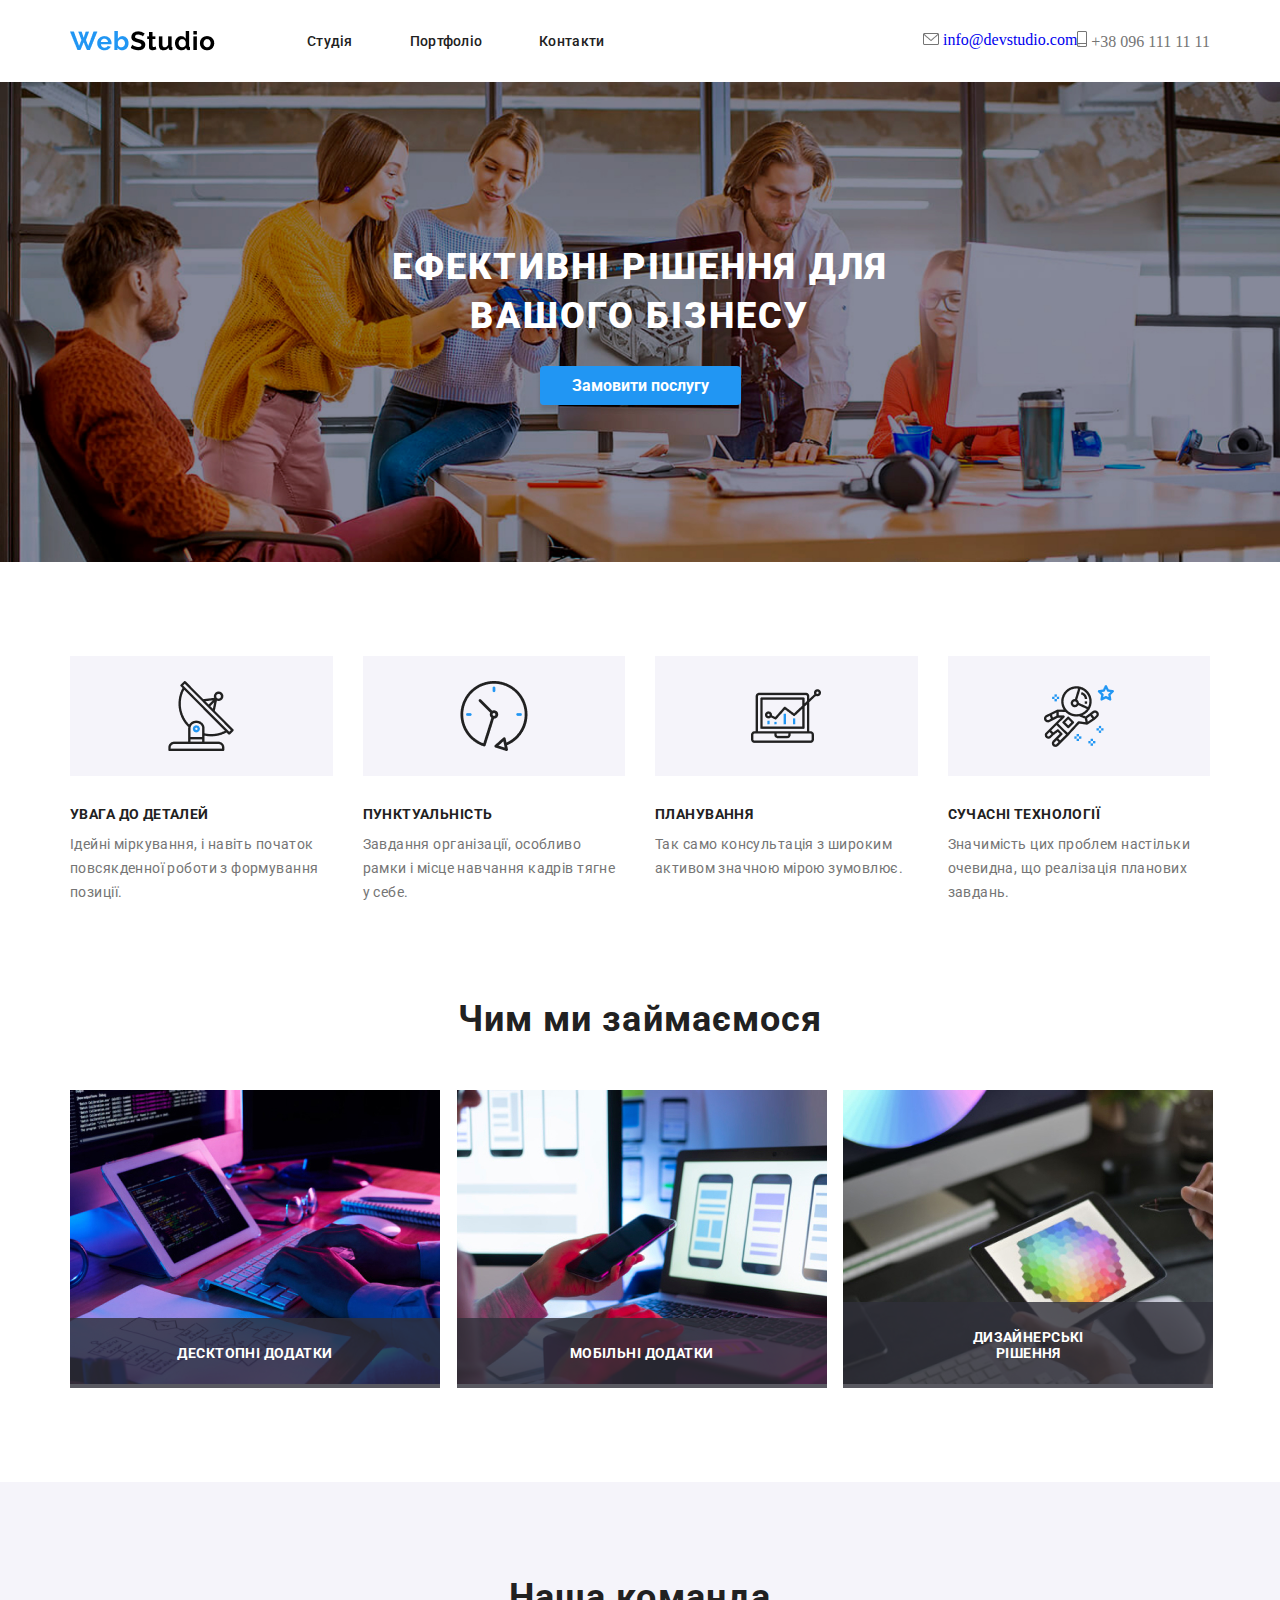
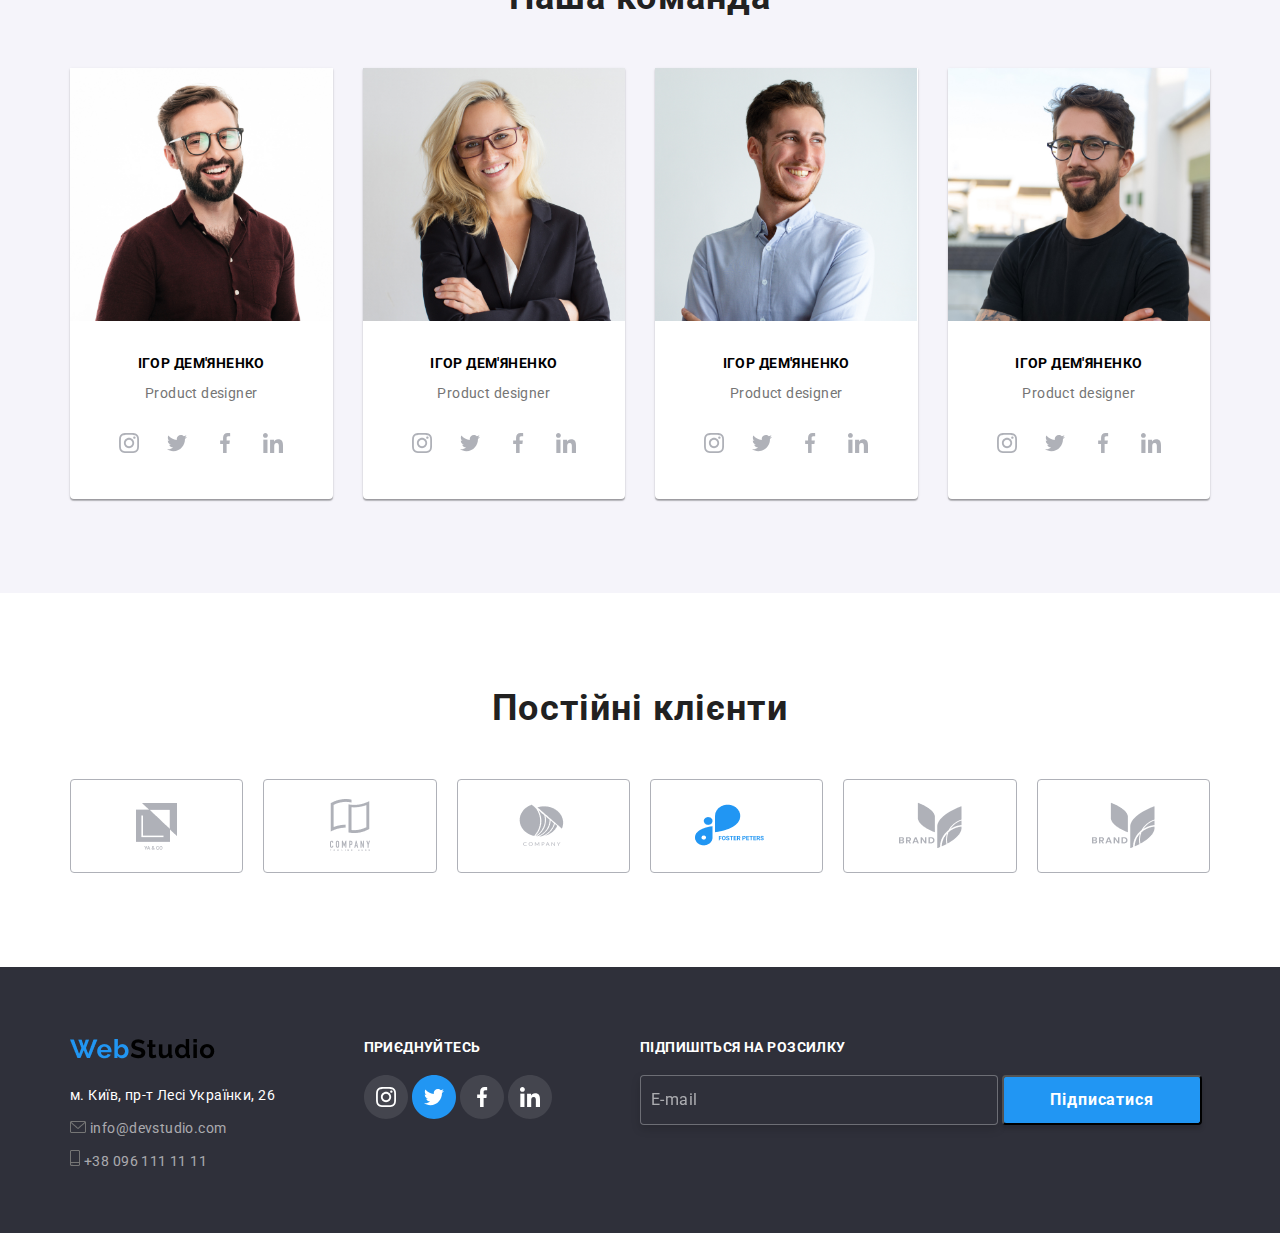
<file: index.html>
<!DOCTYPE html>
<html lang="en">
<head>
    <meta charset="UTF-8">
    <meta http-equiv="X-UA-Compatible" content="IE=edge">
    <meta name="viewport" content="width=device-width, initial-scale=1.0">
    <link href="https://fonts.googleapis.com/css2?family=Raleway:wght@700&family=Roboto:wght@300;400;500;700;900&display=swap" rel="stylesheet">
    <!-- <link href="https://fonts.googleapis.com/css2?family=Roboto:wght@300;400;500;700;900&display=swap" rel="stylesheet"> -->
    <link rel="stylesheet" href="https://cdnjs.cloudflare.com/ajax/libs/font-awesome/4.7.0/css/font-awesome.min.css">
    <link rel="stylesheet" href="css/style.css">
    <link rel="stylesheet" href="css/mobile.css">
    <title>Web studio</title>
</head>
<body>
    <header class="header">
        <div class="container">
            <div class="header-inner">
                <img src="img/WebStudio.png" class="header-logo" alt="">
                <nav class="menu">
                    <ul>
                        <li>
                            <a href="/index.html">Студія</a>
                        </li>                     
                        <li>
                            <a href="/portfolio.html">Портфоліо</a>
                        </li>
                        <li>
                            <a href="#">Контакти</a>
                        </li>
                    </ul>
                </nav>
                <div class="header-contacts">
                    <div class="mail">
                        <img src="img/envelope.png" alt="">
                        <a class="mail-nav" href="mailto:info@devstudio.com">info@devstudio.com</a>
                    </div>
                    <div class="telephone">
                        <img src="img/smartphone.png" alt="">
                        <a class="telephone-nav" href="tel:+380961111111">+38 096 111 11 11</a>
                    </div>                                        
                </div>
            </div>
        </div>
               <!-- mobile -->
        <div class="topnav">
            <!-- <img src="img/WebStudio.png" class="" alt=""> -->
            <a href="#home" class="active">Web<span class="logo-mobile">studio</span></a>
            <div id="myLinks">
                <a href="#news">Студія</a>
                <a href="#contact">Портфоліо</a>
                <a href="#about">Контакти</a>

            </div>
            <a href="javascript:void(0);" class="icon" onclick="myFunction()">
                <i class="fa fa-bars"></i>
            </a>
        </div>
    </header>

    <main>
        <section class="hero" >
            <div class="hero__text">
                <div class="content-inner">
                    <h1 class="hero-title">Ефективні рішення для</br> вашого бізнесу</h1>
                </div>
                <a class="button" href="#">Замовити послугу</a>               
            </div>
        </section>

        <section class="features">
            <div class="container">
                <div class="features__block-item">
                    <div class="features__item">
                        <div class="features__item-inner">
                            <div class="box-icon">
                                <img src="img/antenna.png" alt="">
                            </div>
                            <div class="features__item-content">
                                <h5>УВАГА ДО ДЕТАЛЕЙ</h5>
                                <p>Ідейні міркування, і навіть початок повсякденної роботи з формування позиції.</p>                            
                            </div>
                        </div>
                    </div>
                    <div class="features__item">
                        <div class="features__item-inner">
                            <div class="box-icon">
                                <img src="img/clock.png" alt="">
                            </div>
                            <div class="features__item-content">
                                <h5>Пунктуальність</h5>
                                <p>Завдання організації, особливо рамки і місце навчання кадрів тягне у себе.</p>                                
                            </div>
                        </div>
                    </div>
                    <div class="features__item">
                        <div class="features__item-inner">
                            <div class="box-icon">
                                <img src="img/diagram.png" alt="">
                            </div>
                            <div class="features__item-content">
                                <h5>Планування</h5>
                                <p>Так само консультація з широким активом значною мірою зумовлює.</p>
                            </div>
                        </div>
                    </div>
                    <div class="features__item">
                        <div class="features__item-inner">
                            <div class="box-icon">
                                <img src="img/astronaut.png" alt="">
                            </div>
                            <div class="features__item-content">
                                <h5>Сучасні технології</h5>
                                <p>Значимість цих проблем настільки очевидна, що реалізація планових завдань.</p>
                            </div>
                        </div>
                    </div>
                </div>
            </div>            
        </section>

        <section class="work">
            <div class="container">
                <div class="work__inner section__heading">
                    <h2>Чим ми займаємося</h2>
                </div>
                <!-- <div class="work-inner"> -->
                    <div class="work__item-wrapper">
                        <div class="work-project">
                            <img src="img/desctop.jpg" alt="">
                            <div class="work-project-inner">
                                <h3>Десктопні додатки</h3>
                            </div>                                                        
                        </div>
                        <div class="work-project">
                            <img src="img/mobile.jpg" alt="">
                            <div class="work-project-inner">
                                <h3>Мобільні додатки</h3>
                            </div>                                                        
                        </div>
                        <div class="work-project">
                            <img src="img/designe.jpg" alt="">
                            <div class="work-project-inner">
                                <h3>Дизайнерські рішення</h3> 
                            </div>                                                       
                        </div>                        
                    </div> 
                <!-- </div> -->
            </div>
        </section>

        <section class="team">
            <div class="container">
                <div class="team-inner section__heading">
                    <h2>Наша команда</h2>
                </div>
                    <div class="team__item-wrapper">
                        <div class="team-expert">
                            <div class="team-expert__inner">
                                <img class="photo-expert" src="img/product.jpg" alt="">
                                <h4 class="expert-title">Ігор Дем'яненко</h4>
                                <p class="expert-subtitle">Product designer</p>
                                <div class="social-links">
                                    <ul>
                                        <a href="#">
                                            <svg width="44" height="44" viewBox="0 0 44 44" fill="none" xmlns="http://www.w3.org/2000/svg">
                                                <path d="M44 21.9999C44 28.0751 41.5376 33.5751 37.5564 37.5563C33.5751 41.5375 28.0751 43.9999 22 43.9999C15.9249 43.9999 10.4249 41.5375 6.44365 37.5563C2.46243 33.5751 0 28.0751 0 21.9999C0 15.9248 2.46243 10.4248 6.44365 6.44359C10.4249 2.46237 15.9249 -6.10352e-05 22 -6.10352e-05C28.0751 -6.10352e-05 33.5751 2.46237 37.5564 6.44359C41.5376 10.4248 44 15.9248 44 21.9999Z" fill="white"/>
                                                <g clip-path="url(#clip0_3_13418)">
                                                <path d="M31.9804 17.8801C31.9336 16.8174 31.7617 16.0868 31.5156 15.4537C31.2616 14.7818 30.8709 14.1801 30.359 13.68C29.8589 13.1721 29.2533 12.7774 28.5891 12.5274C27.9524 12.2813 27.2256 12.1094 26.163 12.0626C25.0924 12.0118 24.7525 12 22.0371 12C19.3217 12 18.9818 12.0118 17.9152 12.0586C16.8525 12.1055 16.1219 12.2775 15.489 12.5235C14.8169 12.7774 14.2153 13.1681 13.7152 13.68C13.2073 14.1801 12.8127 14.7857 12.5626 15.4499C12.3164 16.0868 12.1446 16.8134 12.0977 17.8761C12.0469 18.9467 12.0352 19.2866 12.0352 22.002C12.0352 24.7173 12.0469 25.0572 12.0938 26.1239C12.1406 27.1865 12.3126 27.9171 12.5588 28.5502C12.8127 29.2221 13.2073 29.8238 13.7152 30.3239C14.2153 30.8318 14.8209 31.2265 15.4851 31.4765C16.1219 31.7226 16.8486 31.8945 17.9114 31.9413C18.9779 31.9883 19.3179 31.9999 22.0333 31.9999C24.7487 31.9999 25.0885 31.9883 26.1552 31.9413C27.2179 31.8945 27.9484 31.7226 28.5813 31.4765C29.9254 30.9568 30.9881 29.8941 31.5078 28.5502C31.7538 27.9133 31.9258 27.1865 31.9727 26.1239C32.0195 25.0572 32.0313 24.7173 32.0313 22.002C32.0313 19.2866 32.0273 18.9467 31.9804 17.8801ZM30.1794 26.0457C30.1364 27.0225 29.9723 27.5499 29.8356 27.9015C29.4995 28.7728 28.808 29.4643 27.9367 29.8004C27.5851 29.9372 27.0538 30.1012 26.0809 30.1441C25.026 30.1911 24.7096 30.2027 22.0411 30.2027C19.3726 30.2027 19.0522 30.1911 18.0011 30.1441C17.0244 30.1012 16.4969 29.9372 16.1453 29.8004C15.7117 29.6402 15.317 29.3862 14.9967 29.0541C14.6646 28.7298 14.4106 28.3391 14.2504 27.9055C14.1137 27.5539 13.9496 27.0225 13.9067 26.0497C13.8597 24.9948 13.8481 24.6783 13.8481 22.0097C13.8481 19.3412 13.8597 19.0209 13.9067 17.9699C13.9496 16.9932 14.1137 16.4657 14.2504 16.1141C14.4106 15.6804 14.6646 15.2859 15.0007 14.9654C15.3248 14.6333 15.7155 14.3793 16.1493 14.2192C16.5009 14.0825 17.0323 13.9184 18.0051 13.8754C19.06 13.8285 19.3765 13.8168 22.0449 13.8168C24.7174 13.8168 25.0337 13.8285 26.0848 13.8754C27.0616 13.9184 27.589 14.0825 27.9407 14.2192C28.3742 14.3793 28.7689 14.6333 29.0893 14.9654C29.4213 15.2897 29.6753 15.6804 29.8356 16.1141C29.9723 16.4657 30.1364 16.997 30.1794 17.9699C30.2263 19.0248 30.238 19.3412 30.238 22.0097C30.238 24.6783 30.2263 24.9908 30.1794 26.0457Z" fill="#AFB1B8"/>
                                                <path d="M22.0371 16.8642C19.2007 16.8642 16.8994 19.1654 16.8994 22.0019C16.8994 24.8385 19.2007 27.1396 22.0371 27.1396C24.8737 27.1396 27.1749 24.8385 27.1749 22.0019C27.1749 19.1654 24.8737 16.8642 22.0371 16.8642ZM22.0371 25.3346C20.197 25.3346 18.7044 23.8422 18.7044 22.0019C18.7044 20.1617 20.197 18.6692 22.0371 18.6692C23.8774 18.6692 25.3698 20.1617 25.3698 22.0019C25.3698 23.8422 23.8774 25.3346 22.0371 25.3346Z" fill="#AFB1B8"/>
                                                <path d="M28.5775 16.6611C28.5775 17.3235 28.0404 17.8605 27.3779 17.8605C26.7155 17.8605 26.1785 17.3235 26.1785 16.6611C26.1785 15.9986 26.7155 15.4617 27.3779 15.4617C28.0404 15.4617 28.5775 15.9986 28.5775 16.6611Z" fill="#AFB1B8"/>
                                                </g>
                                                <defs>
                                                <clipPath id="clip0_3_13418">
                                                <rect width="20" height="20" fill="white" transform="translate(12 12)"/>
                                                </clipPath>
                                                </defs>
                                            </svg>                                                                        
                                        </a>
                                        <a href="#">
                                            <svg width="44" height="44" viewBox="0 0 44 44" fill="none" xmlns="http://www.w3.org/2000/svg">
                                                <path d="M44 21.9999C44 28.0751 41.5376 33.5751 37.5564 37.5563C33.5751 41.5375 28.0751 43.9999 22 43.9999C15.9249 43.9999 10.4249 41.5375 6.44365 37.5563C2.46243 33.5751 0 28.0751 0 21.9999C0 15.9248 2.46243 10.4248 6.44365 6.44359C10.4249 2.46237 15.9249 -6.10352e-05 22 -6.10352e-05C28.0751 -6.10352e-05 33.5751 2.46237 37.5564 6.44359C41.5376 10.4248 44 15.9248 44 21.9999Z" fill="white"/>
                                                <g clip-path="url(#clip0_3_13412)">
                                                <path d="M32 15.7988C31.2563 16.125 30.4637 16.3412 29.6375 16.4462C30.4875 15.9388 31.1363 15.1412 31.4412 14.18C30.6488 14.6525 29.7738 14.9863 28.8412 15.1725C28.0887 14.3713 27.0162 13.875 25.8462 13.875C23.5763 13.875 21.7487 15.7175 21.7487 17.9763C21.7487 18.3012 21.7762 18.6137 21.8438 18.9112C18.435 18.745 15.4188 17.1113 13.3925 14.6225C13.0387 15.2363 12.8313 15.9388 12.8313 16.695C12.8313 18.115 13.5625 19.3737 14.6525 20.1025C13.9937 20.09 13.3475 19.8988 12.8 19.5975C12.8 19.61 12.8 19.6262 12.8 19.6425C12.8 21.635 14.2212 23.29 16.085 23.6712C15.7512 23.7625 15.3875 23.8062 15.01 23.8062C14.7475 23.8062 14.4825 23.7913 14.2337 23.7362C14.765 25.36 16.2725 26.5538 18.065 26.5925C16.67 27.6838 14.8988 28.3412 12.9813 28.3412C12.645 28.3412 12.3225 28.3263 12 28.285C13.8162 29.4563 15.9688 30.125 18.29 30.125C25.835 30.125 29.96 23.875 29.96 18.4575C29.96 18.2762 29.9538 18.1013 29.945 17.9275C30.7588 17.35 31.4425 16.6288 32 15.7988Z" fill="#AFB1B8"/>
                                                </g>
                                                <defs>
                                                <clipPath id="clip0_3_13412">
                                                <rect width="20" height="20" fill="white" transform="translate(12 12)"/>
                                                </clipPath>
                                                </defs>
                                            </svg>                                                                        
                                        </a>
                                        <a href="#">
                                            <svg width="44" height="44" viewBox="0 0 44 44" fill="none" xmlns="http://www.w3.org/2000/svg">
                                                <path d="M44 21.9999C44 28.0751 41.5376 33.5751 37.5564 37.5563C33.5751 41.5375 28.0751 43.9999 22 43.9999C15.9249 43.9999 10.4249 41.5375 6.44365 37.5563C2.46243 33.5751 0 28.0751 0 21.9999C0 15.9248 2.46243 10.4248 6.44365 6.44359C10.4249 2.46237 15.9249 -6.10352e-05 22 -6.10352e-05C28.0751 -6.10352e-05 33.5751 2.46237 37.5564 6.44359C41.5376 10.4248 44 15.9248 44 21.9999Z" fill="white"/>
                                                <g clip-path="url(#clip0_3_13408)">
                                                <path d="M25.3309 15.3208H27.1567V12.1408C26.8417 12.0975 25.7584 12 24.4967 12C21.8642 12 20.0609 13.6558 20.0609 16.6992V19.5H17.1559V23.055H20.0609V32H23.6226V23.0558H26.4101L26.8526 19.5008H23.6217V17.0517C23.6226 16.0242 23.8992 15.3208 25.3309 15.3208Z" fill="#AFB1B8"/>
                                                </g>
                                                <defs>
                                                <clipPath id="clip0_3_13408">
                                                <rect width="20" height="20" fill="white" transform="translate(12 12)"/>
                                                </clipPath>
                                                </defs>
                                            </svg>                                                                       
                                        </a>
                                        <a href="#">
                                            <svg width="44" height="44" viewBox="0 0 44 44" fill="none" xmlns="http://www.w3.org/2000/svg">
                                                <path d="M44 21.9999C44 28.0751 41.5376 33.5751 37.5564 37.5563C33.5751 41.5375 28.0751 43.9999 22 43.9999C15.9249 43.9999 10.4249 41.5375 6.44365 37.5563C2.46243 33.5751 0 28.0751 0 21.9999C0 15.9248 2.46243 10.4248 6.44365 6.44359C10.4249 2.46237 15.9249 -6.10352e-05 22 -6.10352e-05C28.0751 -6.10352e-05 33.5751 2.46237 37.5564 6.44359C41.5376 10.4248 44 15.9248 44 21.9999Z" fill="white"/>
                                                <g clip-path="url(#clip0_3_13402)">
                                                <path d="M31.9951 32V31.9992H32.0001V24.6642C32.0001 21.0759 31.2276 18.3117 27.0326 18.3117C25.0159 18.3117 23.6626 19.4184 23.1101 20.4675H23.0517V18.6467H19.0742V31.9992H23.2159V25.3875C23.2159 23.6467 23.5459 21.9634 25.7017 21.9634C27.8259 21.9634 27.8576 23.95 27.8576 25.4992V32H31.9951Z" fill="#AFB1B8"/>
                                                <path d="M12.33 18.6475H16.4766V32H12.33V18.6475Z" fill="#AFB1B8"/>
                                                <path d="M14.4017 12C13.0758 12 12 13.0758 12 14.4017C12 15.7275 13.0758 16.8258 14.4017 16.8258C15.7275 16.8258 16.8033 15.7275 16.8033 14.4017C16.8025 13.0758 15.7267 12 14.4017 12V12Z" fill="#AFB1B8"/>
                                                </g>
                                                <defs>
                                                <clipPath id="clip0_3_13402">
                                                <rect width="20" height="20" fill="white" transform="translate(12 12)"/>
                                                </clipPath>
                                                </defs>
                                            </svg>                                                                        
                                        </a>
                                    </ul> 
                                </div>
                            </div>
                        </div>

                        <div class="team-expert">
                            <div class="team-expert__inner">
                                <img class="photo-expert" src="img/frontend.jpg" alt="">
                                <h4 class="expert-title">Ігор Дем'яненко</h4>
                                <p class="expert-subtitle">Product designer</p>
                                <div class="social-links">
                                    <ul>
                                        <a href="#">
                                            <svg width="44" height="44" viewBox="0 0 44 44" fill="none" xmlns="http://www.w3.org/2000/svg">
                                                <path d="M44 21.9999C44 28.0751 41.5376 33.5751 37.5564 37.5563C33.5751 41.5375 28.0751 43.9999 22 43.9999C15.9249 43.9999 10.4249 41.5375 6.44365 37.5563C2.46243 33.5751 0 28.0751 0 21.9999C0 15.9248 2.46243 10.4248 6.44365 6.44359C10.4249 2.46237 15.9249 -6.10352e-05 22 -6.10352e-05C28.0751 -6.10352e-05 33.5751 2.46237 37.5564 6.44359C41.5376 10.4248 44 15.9248 44 21.9999Z" fill="white"/>
                                                <g clip-path="url(#clip0_3_13418)">
                                                <path d="M31.9804 17.8801C31.9336 16.8174 31.7617 16.0868 31.5156 15.4537C31.2616 14.7818 30.8709 14.1801 30.359 13.68C29.8589 13.1721 29.2533 12.7774 28.5891 12.5274C27.9524 12.2813 27.2256 12.1094 26.163 12.0626C25.0924 12.0118 24.7525 12 22.0371 12C19.3217 12 18.9818 12.0118 17.9152 12.0586C16.8525 12.1055 16.1219 12.2775 15.489 12.5235C14.8169 12.7774 14.2153 13.1681 13.7152 13.68C13.2073 14.1801 12.8127 14.7857 12.5626 15.4499C12.3164 16.0868 12.1446 16.8134 12.0977 17.8761C12.0469 18.9467 12.0352 19.2866 12.0352 22.002C12.0352 24.7173 12.0469 25.0572 12.0938 26.1239C12.1406 27.1865 12.3126 27.9171 12.5588 28.5502C12.8127 29.2221 13.2073 29.8238 13.7152 30.3239C14.2153 30.8318 14.8209 31.2265 15.4851 31.4765C16.1219 31.7226 16.8486 31.8945 17.9114 31.9413C18.9779 31.9883 19.3179 31.9999 22.0333 31.9999C24.7487 31.9999 25.0885 31.9883 26.1552 31.9413C27.2179 31.8945 27.9484 31.7226 28.5813 31.4765C29.9254 30.9568 30.9881 29.8941 31.5078 28.5502C31.7538 27.9133 31.9258 27.1865 31.9727 26.1239C32.0195 25.0572 32.0313 24.7173 32.0313 22.002C32.0313 19.2866 32.0273 18.9467 31.9804 17.8801ZM30.1794 26.0457C30.1364 27.0225 29.9723 27.5499 29.8356 27.9015C29.4995 28.7728 28.808 29.4643 27.9367 29.8004C27.5851 29.9372 27.0538 30.1012 26.0809 30.1441C25.026 30.1911 24.7096 30.2027 22.0411 30.2027C19.3726 30.2027 19.0522 30.1911 18.0011 30.1441C17.0244 30.1012 16.4969 29.9372 16.1453 29.8004C15.7117 29.6402 15.317 29.3862 14.9967 29.0541C14.6646 28.7298 14.4106 28.3391 14.2504 27.9055C14.1137 27.5539 13.9496 27.0225 13.9067 26.0497C13.8597 24.9948 13.8481 24.6783 13.8481 22.0097C13.8481 19.3412 13.8597 19.0209 13.9067 17.9699C13.9496 16.9932 14.1137 16.4657 14.2504 16.1141C14.4106 15.6804 14.6646 15.2859 15.0007 14.9654C15.3248 14.6333 15.7155 14.3793 16.1493 14.2192C16.5009 14.0825 17.0323 13.9184 18.0051 13.8754C19.06 13.8285 19.3765 13.8168 22.0449 13.8168C24.7174 13.8168 25.0337 13.8285 26.0848 13.8754C27.0616 13.9184 27.589 14.0825 27.9407 14.2192C28.3742 14.3793 28.7689 14.6333 29.0893 14.9654C29.4213 15.2897 29.6753 15.6804 29.8356 16.1141C29.9723 16.4657 30.1364 16.997 30.1794 17.9699C30.2263 19.0248 30.238 19.3412 30.238 22.0097C30.238 24.6783 30.2263 24.9908 30.1794 26.0457Z" fill="#AFB1B8"/>
                                                <path d="M22.0371 16.8642C19.2007 16.8642 16.8994 19.1654 16.8994 22.0019C16.8994 24.8385 19.2007 27.1396 22.0371 27.1396C24.8737 27.1396 27.1749 24.8385 27.1749 22.0019C27.1749 19.1654 24.8737 16.8642 22.0371 16.8642ZM22.0371 25.3346C20.197 25.3346 18.7044 23.8422 18.7044 22.0019C18.7044 20.1617 20.197 18.6692 22.0371 18.6692C23.8774 18.6692 25.3698 20.1617 25.3698 22.0019C25.3698 23.8422 23.8774 25.3346 22.0371 25.3346Z" fill="#AFB1B8"/>
                                                <path d="M28.5775 16.6611C28.5775 17.3235 28.0404 17.8605 27.3779 17.8605C26.7155 17.8605 26.1785 17.3235 26.1785 16.6611C26.1785 15.9986 26.7155 15.4617 27.3779 15.4617C28.0404 15.4617 28.5775 15.9986 28.5775 16.6611Z" fill="#AFB1B8"/>
                                                </g>
                                                <defs>
                                                <clipPath id="clip0_3_13418">
                                                <rect width="20" height="20" fill="white" transform="translate(12 12)"/>
                                                </clipPath>
                                                </defs>
                                            </svg>                                                                        
                                        </a>
                                        <a href="#">
                                            <svg width="44" height="44" viewBox="0 0 44 44" fill="none" xmlns="http://www.w3.org/2000/svg">
                                                <path d="M44 21.9999C44 28.0751 41.5376 33.5751 37.5564 37.5563C33.5751 41.5375 28.0751 43.9999 22 43.9999C15.9249 43.9999 10.4249 41.5375 6.44365 37.5563C2.46243 33.5751 0 28.0751 0 21.9999C0 15.9248 2.46243 10.4248 6.44365 6.44359C10.4249 2.46237 15.9249 -6.10352e-05 22 -6.10352e-05C28.0751 -6.10352e-05 33.5751 2.46237 37.5564 6.44359C41.5376 10.4248 44 15.9248 44 21.9999Z" fill="white"/>
                                                <g clip-path="url(#clip0_3_13412)">
                                                <path d="M32 15.7988C31.2563 16.125 30.4637 16.3412 29.6375 16.4462C30.4875 15.9388 31.1363 15.1412 31.4412 14.18C30.6488 14.6525 29.7738 14.9863 28.8412 15.1725C28.0887 14.3713 27.0162 13.875 25.8462 13.875C23.5763 13.875 21.7487 15.7175 21.7487 17.9763C21.7487 18.3012 21.7762 18.6137 21.8438 18.9112C18.435 18.745 15.4188 17.1113 13.3925 14.6225C13.0387 15.2363 12.8313 15.9388 12.8313 16.695C12.8313 18.115 13.5625 19.3737 14.6525 20.1025C13.9937 20.09 13.3475 19.8988 12.8 19.5975C12.8 19.61 12.8 19.6262 12.8 19.6425C12.8 21.635 14.2212 23.29 16.085 23.6712C15.7512 23.7625 15.3875 23.8062 15.01 23.8062C14.7475 23.8062 14.4825 23.7913 14.2337 23.7362C14.765 25.36 16.2725 26.5538 18.065 26.5925C16.67 27.6838 14.8988 28.3412 12.9813 28.3412C12.645 28.3412 12.3225 28.3263 12 28.285C13.8162 29.4563 15.9688 30.125 18.29 30.125C25.835 30.125 29.96 23.875 29.96 18.4575C29.96 18.2762 29.9538 18.1013 29.945 17.9275C30.7588 17.35 31.4425 16.6288 32 15.7988Z" fill="#AFB1B8"/>
                                                </g>
                                                <defs>
                                                <clipPath id="clip0_3_13412">
                                                <rect width="20" height="20" fill="white" transform="translate(12 12)"/>
                                                </clipPath>
                                                </defs>
                                            </svg>                                                                        
                                        </a>
                                        <a href="#">
                                            <svg width="44" height="44" viewBox="0 0 44 44" fill="none" xmlns="http://www.w3.org/2000/svg">
                                                <path d="M44 21.9999C44 28.0751 41.5376 33.5751 37.5564 37.5563C33.5751 41.5375 28.0751 43.9999 22 43.9999C15.9249 43.9999 10.4249 41.5375 6.44365 37.5563C2.46243 33.5751 0 28.0751 0 21.9999C0 15.9248 2.46243 10.4248 6.44365 6.44359C10.4249 2.46237 15.9249 -6.10352e-05 22 -6.10352e-05C28.0751 -6.10352e-05 33.5751 2.46237 37.5564 6.44359C41.5376 10.4248 44 15.9248 44 21.9999Z" fill="white"/>
                                                <g clip-path="url(#clip0_3_13408)">
                                                <path d="M25.3309 15.3208H27.1567V12.1408C26.8417 12.0975 25.7584 12 24.4967 12C21.8642 12 20.0609 13.6558 20.0609 16.6992V19.5H17.1559V23.055H20.0609V32H23.6226V23.0558H26.4101L26.8526 19.5008H23.6217V17.0517C23.6226 16.0242 23.8992 15.3208 25.3309 15.3208Z" fill="#AFB1B8"/>
                                                </g>
                                                <defs>
                                                <clipPath id="clip0_3_13408">
                                                <rect width="20" height="20" fill="white" transform="translate(12 12)"/>
                                                </clipPath>
                                                </defs>
                                            </svg>                                                                       
                                        </a>
                                        <a href="#">
                                            <svg width="44" height="44" viewBox="0 0 44 44" fill="none" xmlns="http://www.w3.org/2000/svg">
                                                <path d="M44 21.9999C44 28.0751 41.5376 33.5751 37.5564 37.5563C33.5751 41.5375 28.0751 43.9999 22 43.9999C15.9249 43.9999 10.4249 41.5375 6.44365 37.5563C2.46243 33.5751 0 28.0751 0 21.9999C0 15.9248 2.46243 10.4248 6.44365 6.44359C10.4249 2.46237 15.9249 -6.10352e-05 22 -6.10352e-05C28.0751 -6.10352e-05 33.5751 2.46237 37.5564 6.44359C41.5376 10.4248 44 15.9248 44 21.9999Z" fill="white"/>
                                                <g clip-path="url(#clip0_3_13402)">
                                                <path d="M31.9951 32V31.9992H32.0001V24.6642C32.0001 21.0759 31.2276 18.3117 27.0326 18.3117C25.0159 18.3117 23.6626 19.4184 23.1101 20.4675H23.0517V18.6467H19.0742V31.9992H23.2159V25.3875C23.2159 23.6467 23.5459 21.9634 25.7017 21.9634C27.8259 21.9634 27.8576 23.95 27.8576 25.4992V32H31.9951Z" fill="#AFB1B8"/>
                                                <path d="M12.33 18.6475H16.4766V32H12.33V18.6475Z" fill="#AFB1B8"/>
                                                <path d="M14.4017 12C13.0758 12 12 13.0758 12 14.4017C12 15.7275 13.0758 16.8258 14.4017 16.8258C15.7275 16.8258 16.8033 15.7275 16.8033 14.4017C16.8025 13.0758 15.7267 12 14.4017 12V12Z" fill="#AFB1B8"/>
                                                </g>
                                                <defs>
                                                <clipPath id="clip0_3_13402">
                                                <rect width="20" height="20" fill="white" transform="translate(12 12)"/>
                                                </clipPath>
                                                </defs>
                                            </svg>                                                                        
                                        </a>
                                    </ul>
                                </div>
                            </div>
                        </div>

                        <div class="team-expert">
                            <div class="team-expert__inner">
                                <img class="photo-expert" src="img/marketing.jpg" alt="">
                                <h4 class="expert-title">Ігор Дем'яненко</h4>
                                <p class="expert-subtitle">Product designer</p>
                                <div class="social-links">
                                    <ul>
                                        <a href="#">
                                            <svg width="44" height="44" viewBox="0 0 44 44" fill="none" xmlns="http://www.w3.org/2000/svg">
                                                <path d="M44 21.9999C44 28.0751 41.5376 33.5751 37.5564 37.5563C33.5751 41.5375 28.0751 43.9999 22 43.9999C15.9249 43.9999 10.4249 41.5375 6.44365 37.5563C2.46243 33.5751 0 28.0751 0 21.9999C0 15.9248 2.46243 10.4248 6.44365 6.44359C10.4249 2.46237 15.9249 -6.10352e-05 22 -6.10352e-05C28.0751 -6.10352e-05 33.5751 2.46237 37.5564 6.44359C41.5376 10.4248 44 15.9248 44 21.9999Z" fill="white"/>
                                                <g clip-path="url(#clip0_3_13418)">
                                                <path d="M31.9804 17.8801C31.9336 16.8174 31.7617 16.0868 31.5156 15.4537C31.2616 14.7818 30.8709 14.1801 30.359 13.68C29.8589 13.1721 29.2533 12.7774 28.5891 12.5274C27.9524 12.2813 27.2256 12.1094 26.163 12.0626C25.0924 12.0118 24.7525 12 22.0371 12C19.3217 12 18.9818 12.0118 17.9152 12.0586C16.8525 12.1055 16.1219 12.2775 15.489 12.5235C14.8169 12.7774 14.2153 13.1681 13.7152 13.68C13.2073 14.1801 12.8127 14.7857 12.5626 15.4499C12.3164 16.0868 12.1446 16.8134 12.0977 17.8761C12.0469 18.9467 12.0352 19.2866 12.0352 22.002C12.0352 24.7173 12.0469 25.0572 12.0938 26.1239C12.1406 27.1865 12.3126 27.9171 12.5588 28.5502C12.8127 29.2221 13.2073 29.8238 13.7152 30.3239C14.2153 30.8318 14.8209 31.2265 15.4851 31.4765C16.1219 31.7226 16.8486 31.8945 17.9114 31.9413C18.9779 31.9883 19.3179 31.9999 22.0333 31.9999C24.7487 31.9999 25.0885 31.9883 26.1552 31.9413C27.2179 31.8945 27.9484 31.7226 28.5813 31.4765C29.9254 30.9568 30.9881 29.8941 31.5078 28.5502C31.7538 27.9133 31.9258 27.1865 31.9727 26.1239C32.0195 25.0572 32.0313 24.7173 32.0313 22.002C32.0313 19.2866 32.0273 18.9467 31.9804 17.8801ZM30.1794 26.0457C30.1364 27.0225 29.9723 27.5499 29.8356 27.9015C29.4995 28.7728 28.808 29.4643 27.9367 29.8004C27.5851 29.9372 27.0538 30.1012 26.0809 30.1441C25.026 30.1911 24.7096 30.2027 22.0411 30.2027C19.3726 30.2027 19.0522 30.1911 18.0011 30.1441C17.0244 30.1012 16.4969 29.9372 16.1453 29.8004C15.7117 29.6402 15.317 29.3862 14.9967 29.0541C14.6646 28.7298 14.4106 28.3391 14.2504 27.9055C14.1137 27.5539 13.9496 27.0225 13.9067 26.0497C13.8597 24.9948 13.8481 24.6783 13.8481 22.0097C13.8481 19.3412 13.8597 19.0209 13.9067 17.9699C13.9496 16.9932 14.1137 16.4657 14.2504 16.1141C14.4106 15.6804 14.6646 15.2859 15.0007 14.9654C15.3248 14.6333 15.7155 14.3793 16.1493 14.2192C16.5009 14.0825 17.0323 13.9184 18.0051 13.8754C19.06 13.8285 19.3765 13.8168 22.0449 13.8168C24.7174 13.8168 25.0337 13.8285 26.0848 13.8754C27.0616 13.9184 27.589 14.0825 27.9407 14.2192C28.3742 14.3793 28.7689 14.6333 29.0893 14.9654C29.4213 15.2897 29.6753 15.6804 29.8356 16.1141C29.9723 16.4657 30.1364 16.997 30.1794 17.9699C30.2263 19.0248 30.238 19.3412 30.238 22.0097C30.238 24.6783 30.2263 24.9908 30.1794 26.0457Z" fill="#AFB1B8"/>
                                                <path d="M22.0371 16.8642C19.2007 16.8642 16.8994 19.1654 16.8994 22.0019C16.8994 24.8385 19.2007 27.1396 22.0371 27.1396C24.8737 27.1396 27.1749 24.8385 27.1749 22.0019C27.1749 19.1654 24.8737 16.8642 22.0371 16.8642ZM22.0371 25.3346C20.197 25.3346 18.7044 23.8422 18.7044 22.0019C18.7044 20.1617 20.197 18.6692 22.0371 18.6692C23.8774 18.6692 25.3698 20.1617 25.3698 22.0019C25.3698 23.8422 23.8774 25.3346 22.0371 25.3346Z" fill="#AFB1B8"/>
                                                <path d="M28.5775 16.6611C28.5775 17.3235 28.0404 17.8605 27.3779 17.8605C26.7155 17.8605 26.1785 17.3235 26.1785 16.6611C26.1785 15.9986 26.7155 15.4617 27.3779 15.4617C28.0404 15.4617 28.5775 15.9986 28.5775 16.6611Z" fill="#AFB1B8"/>
                                                </g>
                                                <defs>
                                                <clipPath id="clip0_3_13418">
                                                <rect width="20" height="20" fill="white" transform="translate(12 12)"/>
                                                </clipPath>
                                                </defs>
                                            </svg>                                                                        
                                        </a>
                                        <a href="#">
                                            <svg width="44" height="44" viewBox="0 0 44 44" fill="none" xmlns="http://www.w3.org/2000/svg">
                                                <path d="M44 21.9999C44 28.0751 41.5376 33.5751 37.5564 37.5563C33.5751 41.5375 28.0751 43.9999 22 43.9999C15.9249 43.9999 10.4249 41.5375 6.44365 37.5563C2.46243 33.5751 0 28.0751 0 21.9999C0 15.9248 2.46243 10.4248 6.44365 6.44359C10.4249 2.46237 15.9249 -6.10352e-05 22 -6.10352e-05C28.0751 -6.10352e-05 33.5751 2.46237 37.5564 6.44359C41.5376 10.4248 44 15.9248 44 21.9999Z" fill="white"/>
                                                <g clip-path="url(#clip0_3_13412)">
                                                <path d="M32 15.7988C31.2563 16.125 30.4637 16.3412 29.6375 16.4462C30.4875 15.9388 31.1363 15.1412 31.4412 14.18C30.6488 14.6525 29.7738 14.9863 28.8412 15.1725C28.0887 14.3713 27.0162 13.875 25.8462 13.875C23.5763 13.875 21.7487 15.7175 21.7487 17.9763C21.7487 18.3012 21.7762 18.6137 21.8438 18.9112C18.435 18.745 15.4188 17.1113 13.3925 14.6225C13.0387 15.2363 12.8313 15.9388 12.8313 16.695C12.8313 18.115 13.5625 19.3737 14.6525 20.1025C13.9937 20.09 13.3475 19.8988 12.8 19.5975C12.8 19.61 12.8 19.6262 12.8 19.6425C12.8 21.635 14.2212 23.29 16.085 23.6712C15.7512 23.7625 15.3875 23.8062 15.01 23.8062C14.7475 23.8062 14.4825 23.7913 14.2337 23.7362C14.765 25.36 16.2725 26.5538 18.065 26.5925C16.67 27.6838 14.8988 28.3412 12.9813 28.3412C12.645 28.3412 12.3225 28.3263 12 28.285C13.8162 29.4563 15.9688 30.125 18.29 30.125C25.835 30.125 29.96 23.875 29.96 18.4575C29.96 18.2762 29.9538 18.1013 29.945 17.9275C30.7588 17.35 31.4425 16.6288 32 15.7988Z" fill="#AFB1B8"/>
                                                </g>
                                                <defs>
                                                <clipPath id="clip0_3_13412">
                                                <rect width="20" height="20" fill="white" transform="translate(12 12)"/>
                                                </clipPath>
                                                </defs>
                                            </svg>                                                                        
                                        </a>
                                        <a href="#">
                                            <svg width="44" height="44" viewBox="0 0 44 44" fill="none" xmlns="http://www.w3.org/2000/svg">
                                                <path d="M44 21.9999C44 28.0751 41.5376 33.5751 37.5564 37.5563C33.5751 41.5375 28.0751 43.9999 22 43.9999C15.9249 43.9999 10.4249 41.5375 6.44365 37.5563C2.46243 33.5751 0 28.0751 0 21.9999C0 15.9248 2.46243 10.4248 6.44365 6.44359C10.4249 2.46237 15.9249 -6.10352e-05 22 -6.10352e-05C28.0751 -6.10352e-05 33.5751 2.46237 37.5564 6.44359C41.5376 10.4248 44 15.9248 44 21.9999Z" fill="white"/>
                                                <g clip-path="url(#clip0_3_13408)">
                                                <path d="M25.3309 15.3208H27.1567V12.1408C26.8417 12.0975 25.7584 12 24.4967 12C21.8642 12 20.0609 13.6558 20.0609 16.6992V19.5H17.1559V23.055H20.0609V32H23.6226V23.0558H26.4101L26.8526 19.5008H23.6217V17.0517C23.6226 16.0242 23.8992 15.3208 25.3309 15.3208Z" fill="#AFB1B8"/>
                                                </g>
                                                <defs>
                                                <clipPath id="clip0_3_13408">
                                                <rect width="20" height="20" fill="white" transform="translate(12 12)"/>
                                                </clipPath>
                                                </defs>
                                            </svg>                                                                       
                                        </a>
                                        <a href="#">
                                            <svg width="44" height="44" viewBox="0 0 44 44" fill="none" xmlns="http://www.w3.org/2000/svg">
                                                <path d="M44 21.9999C44 28.0751 41.5376 33.5751 37.5564 37.5563C33.5751 41.5375 28.0751 43.9999 22 43.9999C15.9249 43.9999 10.4249 41.5375 6.44365 37.5563C2.46243 33.5751 0 28.0751 0 21.9999C0 15.9248 2.46243 10.4248 6.44365 6.44359C10.4249 2.46237 15.9249 -6.10352e-05 22 -6.10352e-05C28.0751 -6.10352e-05 33.5751 2.46237 37.5564 6.44359C41.5376 10.4248 44 15.9248 44 21.9999Z" fill="white"/>
                                                <g clip-path="url(#clip0_3_13402)">
                                                <path d="M31.9951 32V31.9992H32.0001V24.6642C32.0001 21.0759 31.2276 18.3117 27.0326 18.3117C25.0159 18.3117 23.6626 19.4184 23.1101 20.4675H23.0517V18.6467H19.0742V31.9992H23.2159V25.3875C23.2159 23.6467 23.5459 21.9634 25.7017 21.9634C27.8259 21.9634 27.8576 23.95 27.8576 25.4992V32H31.9951Z" fill="#AFB1B8"/>
                                                <path d="M12.33 18.6475H16.4766V32H12.33V18.6475Z" fill="#AFB1B8"/>
                                                <path d="M14.4017 12C13.0758 12 12 13.0758 12 14.4017C12 15.7275 13.0758 16.8258 14.4017 16.8258C15.7275 16.8258 16.8033 15.7275 16.8033 14.4017C16.8025 13.0758 15.7267 12 14.4017 12V12Z" fill="#AFB1B8"/>
                                                </g>
                                                <defs>
                                                <clipPath id="clip0_3_13402">
                                                <rect width="20" height="20" fill="white" transform="translate(12 12)"/>
                                                </clipPath>
                                                </defs>
                                            </svg>                                                                        
                                        </a>
                                    </ul> 
                                </div>
                            </div>
                        </div>

                        <div class="team-expert">
                            <div class="team-expert__inner">
                                <img class="photo-expert" src="img/designer.jpg" alt="">
                                <h4 class="expert-title">Ігор Дем'яненко</h4>
                                <p class="expert-subtitle">Product designer</p>
                                <div class="social-links">
                                    <ul>
                                        <a href="#">
                                            <svg width="44" height="44" viewBox="0 0 44 44" fill="none" xmlns="http://www.w3.org/2000/svg">
                                                <path d="M44 21.9999C44 28.0751 41.5376 33.5751 37.5564 37.5563C33.5751 41.5375 28.0751 43.9999 22 43.9999C15.9249 43.9999 10.4249 41.5375 6.44365 37.5563C2.46243 33.5751 0 28.0751 0 21.9999C0 15.9248 2.46243 10.4248 6.44365 6.44359C10.4249 2.46237 15.9249 -6.10352e-05 22 -6.10352e-05C28.0751 -6.10352e-05 33.5751 2.46237 37.5564 6.44359C41.5376 10.4248 44 15.9248 44 21.9999Z" fill="white"/>
                                                <g clip-path="url(#clip0_3_13418)">
                                                <path d="M31.9804 17.8801C31.9336 16.8174 31.7617 16.0868 31.5156 15.4537C31.2616 14.7818 30.8709 14.1801 30.359 13.68C29.8589 13.1721 29.2533 12.7774 28.5891 12.5274C27.9524 12.2813 27.2256 12.1094 26.163 12.0626C25.0924 12.0118 24.7525 12 22.0371 12C19.3217 12 18.9818 12.0118 17.9152 12.0586C16.8525 12.1055 16.1219 12.2775 15.489 12.5235C14.8169 12.7774 14.2153 13.1681 13.7152 13.68C13.2073 14.1801 12.8127 14.7857 12.5626 15.4499C12.3164 16.0868 12.1446 16.8134 12.0977 17.8761C12.0469 18.9467 12.0352 19.2866 12.0352 22.002C12.0352 24.7173 12.0469 25.0572 12.0938 26.1239C12.1406 27.1865 12.3126 27.9171 12.5588 28.5502C12.8127 29.2221 13.2073 29.8238 13.7152 30.3239C14.2153 30.8318 14.8209 31.2265 15.4851 31.4765C16.1219 31.7226 16.8486 31.8945 17.9114 31.9413C18.9779 31.9883 19.3179 31.9999 22.0333 31.9999C24.7487 31.9999 25.0885 31.9883 26.1552 31.9413C27.2179 31.8945 27.9484 31.7226 28.5813 31.4765C29.9254 30.9568 30.9881 29.8941 31.5078 28.5502C31.7538 27.9133 31.9258 27.1865 31.9727 26.1239C32.0195 25.0572 32.0313 24.7173 32.0313 22.002C32.0313 19.2866 32.0273 18.9467 31.9804 17.8801ZM30.1794 26.0457C30.1364 27.0225 29.9723 27.5499 29.8356 27.9015C29.4995 28.7728 28.808 29.4643 27.9367 29.8004C27.5851 29.9372 27.0538 30.1012 26.0809 30.1441C25.026 30.1911 24.7096 30.2027 22.0411 30.2027C19.3726 30.2027 19.0522 30.1911 18.0011 30.1441C17.0244 30.1012 16.4969 29.9372 16.1453 29.8004C15.7117 29.6402 15.317 29.3862 14.9967 29.0541C14.6646 28.7298 14.4106 28.3391 14.2504 27.9055C14.1137 27.5539 13.9496 27.0225 13.9067 26.0497C13.8597 24.9948 13.8481 24.6783 13.8481 22.0097C13.8481 19.3412 13.8597 19.0209 13.9067 17.9699C13.9496 16.9932 14.1137 16.4657 14.2504 16.1141C14.4106 15.6804 14.6646 15.2859 15.0007 14.9654C15.3248 14.6333 15.7155 14.3793 16.1493 14.2192C16.5009 14.0825 17.0323 13.9184 18.0051 13.8754C19.06 13.8285 19.3765 13.8168 22.0449 13.8168C24.7174 13.8168 25.0337 13.8285 26.0848 13.8754C27.0616 13.9184 27.589 14.0825 27.9407 14.2192C28.3742 14.3793 28.7689 14.6333 29.0893 14.9654C29.4213 15.2897 29.6753 15.6804 29.8356 16.1141C29.9723 16.4657 30.1364 16.997 30.1794 17.9699C30.2263 19.0248 30.238 19.3412 30.238 22.0097C30.238 24.6783 30.2263 24.9908 30.1794 26.0457Z" fill="#AFB1B8"/>
                                                <path d="M22.0371 16.8642C19.2007 16.8642 16.8994 19.1654 16.8994 22.0019C16.8994 24.8385 19.2007 27.1396 22.0371 27.1396C24.8737 27.1396 27.1749 24.8385 27.1749 22.0019C27.1749 19.1654 24.8737 16.8642 22.0371 16.8642ZM22.0371 25.3346C20.197 25.3346 18.7044 23.8422 18.7044 22.0019C18.7044 20.1617 20.197 18.6692 22.0371 18.6692C23.8774 18.6692 25.3698 20.1617 25.3698 22.0019C25.3698 23.8422 23.8774 25.3346 22.0371 25.3346Z" fill="#AFB1B8"/>
                                                <path d="M28.5775 16.6611C28.5775 17.3235 28.0404 17.8605 27.3779 17.8605C26.7155 17.8605 26.1785 17.3235 26.1785 16.6611C26.1785 15.9986 26.7155 15.4617 27.3779 15.4617C28.0404 15.4617 28.5775 15.9986 28.5775 16.6611Z" fill="#AFB1B8"/>
                                                </g>
                                                <defs>
                                                <clipPath id="clip0_3_13418">
                                                <rect width="20" height="20" fill="white" transform="translate(12 12)"/>
                                                </clipPath>
                                                </defs>
                                            </svg>                                                                        
                                        </a>
                                        <a href="#">
                                            <svg width="44" height="44" viewBox="0 0 44 44" fill="none" xmlns="http://www.w3.org/2000/svg">
                                                <path d="M44 21.9999C44 28.0751 41.5376 33.5751 37.5564 37.5563C33.5751 41.5375 28.0751 43.9999 22 43.9999C15.9249 43.9999 10.4249 41.5375 6.44365 37.5563C2.46243 33.5751 0 28.0751 0 21.9999C0 15.9248 2.46243 10.4248 6.44365 6.44359C10.4249 2.46237 15.9249 -6.10352e-05 22 -6.10352e-05C28.0751 -6.10352e-05 33.5751 2.46237 37.5564 6.44359C41.5376 10.4248 44 15.9248 44 21.9999Z" fill="white"/>
                                                <g clip-path="url(#clip0_3_13412)">
                                                <path d="M32 15.7988C31.2563 16.125 30.4637 16.3412 29.6375 16.4462C30.4875 15.9388 31.1363 15.1412 31.4412 14.18C30.6488 14.6525 29.7738 14.9863 28.8412 15.1725C28.0887 14.3713 27.0162 13.875 25.8462 13.875C23.5763 13.875 21.7487 15.7175 21.7487 17.9763C21.7487 18.3012 21.7762 18.6137 21.8438 18.9112C18.435 18.745 15.4188 17.1113 13.3925 14.6225C13.0387 15.2363 12.8313 15.9388 12.8313 16.695C12.8313 18.115 13.5625 19.3737 14.6525 20.1025C13.9937 20.09 13.3475 19.8988 12.8 19.5975C12.8 19.61 12.8 19.6262 12.8 19.6425C12.8 21.635 14.2212 23.29 16.085 23.6712C15.7512 23.7625 15.3875 23.8062 15.01 23.8062C14.7475 23.8062 14.4825 23.7913 14.2337 23.7362C14.765 25.36 16.2725 26.5538 18.065 26.5925C16.67 27.6838 14.8988 28.3412 12.9813 28.3412C12.645 28.3412 12.3225 28.3263 12 28.285C13.8162 29.4563 15.9688 30.125 18.29 30.125C25.835 30.125 29.96 23.875 29.96 18.4575C29.96 18.2762 29.9538 18.1013 29.945 17.9275C30.7588 17.35 31.4425 16.6288 32 15.7988Z" fill="#AFB1B8"/>
                                                </g>
                                                <defs>
                                                <clipPath id="clip0_3_13412">
                                                <rect width="20" height="20" fill="white" transform="translate(12 12)"/>
                                                </clipPath>
                                                </defs>
                                            </svg>                                                                        
                                        </a>
                                        <a href="#">
                                            <svg width="44" height="44" viewBox="0 0 44 44" fill="none" xmlns="http://www.w3.org/2000/svg">
                                                <path d="M44 21.9999C44 28.0751 41.5376 33.5751 37.5564 37.5563C33.5751 41.5375 28.0751 43.9999 22 43.9999C15.9249 43.9999 10.4249 41.5375 6.44365 37.5563C2.46243 33.5751 0 28.0751 0 21.9999C0 15.9248 2.46243 10.4248 6.44365 6.44359C10.4249 2.46237 15.9249 -6.10352e-05 22 -6.10352e-05C28.0751 -6.10352e-05 33.5751 2.46237 37.5564 6.44359C41.5376 10.4248 44 15.9248 44 21.9999Z" fill="white"/>
                                                <g clip-path="url(#clip0_3_13408)">
                                                <path d="M25.3309 15.3208H27.1567V12.1408C26.8417 12.0975 25.7584 12 24.4967 12C21.8642 12 20.0609 13.6558 20.0609 16.6992V19.5H17.1559V23.055H20.0609V32H23.6226V23.0558H26.4101L26.8526 19.5008H23.6217V17.0517C23.6226 16.0242 23.8992 15.3208 25.3309 15.3208Z" fill="#AFB1B8"/>
                                                </g>
                                                <defs>
                                                <clipPath id="clip0_3_13408">
                                                <rect width="20" height="20" fill="white" transform="translate(12 12)"/>
                                                </clipPath>
                                                </defs>
                                            </svg>                                                                       
                                        </a>
                                        <a href="#">
                                            <svg width="44" height="44" viewBox="0 0 44 44" fill="none" xmlns="http://www.w3.org/2000/svg">
                                                <path d="M44 21.9999C44 28.0751 41.5376 33.5751 37.5564 37.5563C33.5751 41.5375 28.0751 43.9999 22 43.9999C15.9249 43.9999 10.4249 41.5375 6.44365 37.5563C2.46243 33.5751 0 28.0751 0 21.9999C0 15.9248 2.46243 10.4248 6.44365 6.44359C10.4249 2.46237 15.9249 -6.10352e-05 22 -6.10352e-05C28.0751 -6.10352e-05 33.5751 2.46237 37.5564 6.44359C41.5376 10.4248 44 15.9248 44 21.9999Z" fill="white"/>
                                                <g clip-path="url(#clip0_3_13402)">
                                                <path d="M31.9951 32V31.9992H32.0001V24.6642C32.0001 21.0759 31.2276 18.3117 27.0326 18.3117C25.0159 18.3117 23.6626 19.4184 23.1101 20.4675H23.0517V18.6467H19.0742V31.9992H23.2159V25.3875C23.2159 23.6467 23.5459 21.9634 25.7017 21.9634C27.8259 21.9634 27.8576 23.95 27.8576 25.4992V32H31.9951Z" fill="#AFB1B8"/>
                                                <path d="M12.33 18.6475H16.4766V32H12.33V18.6475Z" fill="#AFB1B8"/>
                                                <path d="M14.4017 12C13.0758 12 12 13.0758 12 14.4017C12 15.7275 13.0758 16.8258 14.4017 16.8258C15.7275 16.8258 16.8033 15.7275 16.8033 14.4017C16.8025 13.0758 15.7267 12 14.4017 12V12Z" fill="#AFB1B8"/>
                                                </g>
                                                <defs>
                                                <clipPath id="clip0_3_13402">
                                                <rect width="20" height="20" fill="white" transform="translate(12 12)"/>
                                                </clipPath>
                                                </defs>
                                            </svg>                                                                        
                                        </a>
                                    </ul>     
                                </div>
                            </div>
                        </div>   
                    </div>
                </div>
            </div>
        </section>

        <section class="clients">
            <div class="container">
                <div class="clients-inner  section__heading">
                    <h2>Постійні клієнти</h2>
                </div>
                <div class="clients-inner">
                    <div class="clients__item-wrapper">
                        <div class="clients__block">
                            <div class="clients__item">
                                <img src="img/Logo (1).png" alt="">
                            </div>
                        </div>
                        <div class="clients__block">
                            <div class="clients__item">
                                <img src="img/Logo (2).png" alt="">
                            </div>
                        </div>
                        <div class="clients__block">
                            <div class="clients__item">
                                <img src="img/Logo (3).png" alt="">
                            </div>
                        </div>
                        <div class="clients__block">
                            <div class="clients__item">
                                <img src="img/Logo (4).png" alt="">
                            </div>
                        </div>
                        <div class="clients__block">
                            <div class="clients__item">
                                <img src="img/Logo (5).png" alt="">
                            </div>
                        </div>
                        <div class="clients__block">
                            <div class="clients__item">
                                <img src="img/Logo (5).png" alt="">
                            </div>
                        </div>
                    </div>
                </div>
            </div>
        </section>
    </main>

    <footer class="footer">
        <div class="footer__main">
            <div class="container">
                <div class="footer-inner">
                    <div class="footer-inner__item">
                        <div class="logo-footer">
                            <a href="" class="">
                                <img src="img/WebStudio.png" alt="">
                            </a>
                        </div>
                        <div class="footer-contacts">
                            <div class="adress">
                                <p>м. Київ, пр-т Лесі Українки, 26</p>
                            </div>
                            <div class="mail-footer">
                                <img src="img/envelope.png" alt="">
                                <a href="mailto:example@gmail.com">info@devstudio.com</a>
                            </div>
                            <div class="telephone-footer">
                                <img src="img/smartphone.png" alt="">
                                <a href="tel:+74951111111">+38 096 111 11 11</a>
                            </div>                                        
                        </div>
                    </div>
                    <div class="footer-inner__links">
                        <h4>Приєднуйтесь</h4>                
                        <ul>
                            <a href="#">
                                <svg width="44" height="44" viewBox="0 0 44 44" fill="none" xmlns="http://www.w3.org/2000/svg">
                                    <path d="M44 22C44 28.0751 41.5376 33.5751 37.5564 37.5563C33.5751 41.5375 28.0751 44 22 44C15.9249 44 10.4249 41.5375 6.44365 37.5563C2.46243 33.5751 0 28.0751 0 22C0 15.9248 2.46243 10.4248 6.44365 6.44362C10.4249 2.4624 15.9249 -3.05176e-05 22 -3.05176e-05C28.0751 -3.05176e-05 33.5751 2.4624 37.5564 6.44362C41.5376 10.4248 44 15.9248 44 22Z" fill="white" fill-opacity="0.1"/>
                                    <g clip-path="url(#clip0_3_13611)">
                                    <path d="M31.9804 17.8801C31.9336 16.8174 31.7617 16.0868 31.5156 15.4537C31.2616 14.7818 30.8709 14.1801 30.359 13.68C29.8589 13.1721 29.2533 12.7774 28.5891 12.5274C27.9524 12.2813 27.2256 12.1094 26.163 12.0626C25.0924 12.0118 24.7525 12 22.0371 12C19.3217 12 18.9818 12.0118 17.9152 12.0586C16.8525 12.1055 16.1219 12.2775 15.489 12.5235C14.8169 12.7774 14.2153 13.1681 13.7152 13.68C13.2073 14.1801 12.8127 14.7857 12.5626 15.4499C12.3164 16.0868 12.1446 16.8134 12.0977 17.8761C12.0469 18.9467 12.0352 19.2866 12.0352 22.002C12.0352 24.7173 12.0469 25.0572 12.0938 26.1239C12.1406 27.1865 12.3126 27.9171 12.5588 28.5502C12.8127 29.2221 13.2073 29.8238 13.7152 30.3239C14.2153 30.8318 14.8209 31.2265 15.4851 31.4765C16.1219 31.7226 16.8486 31.8945 17.9114 31.9413C18.9779 31.9883 19.3179 31.9999 22.0333 31.9999C24.7487 31.9999 25.0885 31.9883 26.1552 31.9413C27.2179 31.8945 27.9484 31.7226 28.5813 31.4765C29.9254 30.9568 30.9881 29.8941 31.5078 28.5502C31.7538 27.9133 31.9258 27.1865 31.9727 26.1239C32.0195 25.0572 32.0313 24.7173 32.0313 22.002C32.0313 19.2866 32.0273 18.9467 31.9804 17.8801ZM30.1794 26.0457C30.1364 27.0225 29.9723 27.5499 29.8356 27.9015C29.4995 28.7728 28.808 29.4643 27.9367 29.8004C27.5851 29.9372 27.0538 30.1012 26.0809 30.1441C25.026 30.1911 24.7096 30.2027 22.0411 30.2027C19.3726 30.2027 19.0522 30.1911 18.0011 30.1441C17.0244 30.1012 16.4969 29.9372 16.1453 29.8004C15.7117 29.6402 15.317 29.3862 14.9967 29.0541C14.6646 28.7298 14.4106 28.3391 14.2504 27.9055C14.1137 27.5539 13.9496 27.0225 13.9067 26.0497C13.8597 24.9948 13.8481 24.6783 13.8481 22.0097C13.8481 19.3412 13.8597 19.0209 13.9067 17.9699C13.9496 16.9932 14.1137 16.4657 14.2504 16.1141C14.4106 15.6804 14.6646 15.2859 15.0007 14.9654C15.3248 14.6333 15.7155 14.3793 16.1493 14.2192C16.5009 14.0825 17.0323 13.9184 18.0051 13.8754C19.06 13.8285 19.3765 13.8168 22.0449 13.8168C24.7174 13.8168 25.0337 13.8285 26.0848 13.8754C27.0616 13.9184 27.589 14.0825 27.9407 14.2192C28.3742 14.3793 28.7689 14.6333 29.0893 14.9654C29.4213 15.2897 29.6753 15.6804 29.8356 16.1141C29.9723 16.4657 30.1364 16.997 30.1794 17.9699C30.2263 19.0248 30.238 19.3412 30.238 22.0097C30.238 24.6783 30.2263 24.9908 30.1794 26.0457Z" fill="white"/>
                                    <path d="M22.0371 16.8642C19.2007 16.8642 16.8994 19.1654 16.8994 22.0019C16.8994 24.8385 19.2007 27.1396 22.0371 27.1396C24.8737 27.1396 27.1749 24.8385 27.1749 22.0019C27.1749 19.1654 24.8737 16.8642 22.0371 16.8642ZM22.0371 25.3346C20.197 25.3346 18.7044 23.8422 18.7044 22.0019C18.7044 20.1617 20.197 18.6692 22.0371 18.6692C23.8774 18.6692 25.3698 20.1617 25.3698 22.0019C25.3698 23.8422 23.8774 25.3346 22.0371 25.3346Z" fill="white"/>
                                    <path d="M28.5775 16.6611C28.5775 17.3235 28.0404 17.8605 27.3779 17.8605C26.7155 17.8605 26.1785 17.3235 26.1785 16.6611C26.1785 15.9986 26.7155 15.4617 27.3779 15.4617C28.0404 15.4617 28.5775 15.9986 28.5775 16.6611Z" fill="white"/>
                                    </g>
                                    <defs>
                                    <clipPath id="clip0_3_13611">
                                    <rect width="20" height="20" fill="white" transform="translate(12 12)"/>
                                    </clipPath>
                                    </defs>
                                    </svg>                            
                            </a>
                            <a href="#">
                                <svg width="44" height="44" viewBox="0 0 44 44" fill="none" xmlns="http://www.w3.org/2000/svg">
                                    <path d="M44 22C44 28.0751 41.5376 33.5751 37.5564 37.5563C33.5751 41.5375 28.0751 44 22 44C15.9249 44 10.4249 41.5375 6.44365 37.5563C2.46243 33.5751 0 28.0751 0 22C0 15.9248 2.46243 10.4248 6.44365 6.44362C10.4249 2.4624 15.9249 -3.05176e-05 22 -3.05176e-05C28.0751 -3.05176e-05 33.5751 2.4624 37.5564 6.44362C41.5376 10.4248 44 15.9248 44 22Z" fill="#2196F3"/>
                                    <g clip-path="url(#clip0_3_13605)">
                                    <path d="M32 15.7988C31.2563 16.125 30.4637 16.3412 29.6375 16.4462C30.4875 15.9388 31.1363 15.1412 31.4412 14.18C30.6488 14.6525 29.7738 14.9863 28.8412 15.1725C28.0887 14.3713 27.0162 13.875 25.8462 13.875C23.5763 13.875 21.7487 15.7175 21.7487 17.9763C21.7487 18.3012 21.7762 18.6137 21.8438 18.9112C18.435 18.745 15.4188 17.1113 13.3925 14.6225C13.0387 15.2363 12.8313 15.9388 12.8313 16.695C12.8313 18.115 13.5625 19.3737 14.6525 20.1025C13.9937 20.09 13.3475 19.8988 12.8 19.5975C12.8 19.61 12.8 19.6262 12.8 19.6425C12.8 21.635 14.2212 23.29 16.085 23.6712C15.7512 23.7625 15.3875 23.8062 15.01 23.8062C14.7475 23.8062 14.4825 23.7913 14.2337 23.7362C14.765 25.36 16.2725 26.5538 18.065 26.5925C16.67 27.6838 14.8988 28.3412 12.9813 28.3412C12.645 28.3412 12.3225 28.3263 12 28.285C13.8162 29.4563 15.9688 30.125 18.29 30.125C25.835 30.125 29.96 23.875 29.96 18.4575C29.96 18.2762 29.9538 18.1013 29.945 17.9275C30.7588 17.35 31.4425 16.6288 32 15.7988Z" fill="white"/>
                                    </g>
                                    <defs>
                                    <clipPath id="clip0_3_13605">
                                    <rect width="20" height="20" fill="white" transform="translate(12 12)"/>
                                    </clipPath>
                                    </defs>
                                    </svg>                            
                            </a>
                            <a href="#">
                                <svg width="44" height="44" viewBox="0 0 44 44" fill="none" xmlns="http://www.w3.org/2000/svg">
                                    <path d="M44 22C44 28.0751 41.5376 33.5751 37.5564 37.5563C33.5751 41.5375 28.0751 44 22 44C15.9249 44 10.4249 41.5375 6.44365 37.5563C2.46243 33.5751 0 28.0751 0 22C0 15.9248 2.46243 10.4248 6.44365 6.44362C10.4249 2.4624 15.9249 -3.05176e-05 22 -3.05176e-05C28.0751 -3.05176e-05 33.5751 2.4624 37.5564 6.44362C41.5376 10.4248 44 15.9248 44 22Z" fill="white" fill-opacity="0.1"/>
                                    <g clip-path="url(#clip0_3_13601)">
                                    <path d="M25.3309 15.3208H27.1567V12.1408C26.8417 12.0975 25.7584 12 24.4967 12C21.8642 12 20.0609 13.6558 20.0609 16.6992V19.5H17.1559V23.055H20.0609V32H23.6226V23.0558H26.4101L26.8526 19.5008H23.6217V17.0517C23.6226 16.0242 23.8992 15.3208 25.3309 15.3208Z" fill="white"/>
                                    </g>
                                    <defs>
                                    <clipPath id="clip0_3_13601">
                                    <rect width="20" height="20" fill="white" transform="translate(12 12)"/>
                                    </clipPath>
                                    </defs>
                                    </svg>                            
                            </a>
                            <a href="#">
                                <svg width="44" height="44" viewBox="0 0 44 44" fill="none" xmlns="http://www.w3.org/2000/svg">
                                    <path d="M44 22C44 28.0751 41.5376 33.5751 37.5564 37.5563C33.5751 41.5375 28.0751 44 22 44C15.9249 44 10.4249 41.5375 6.44365 37.5563C2.46243 33.5751 0 28.0751 0 22C0 15.9248 2.46243 10.4248 6.44365 6.44362C10.4249 2.4624 15.9249 -3.05176e-05 22 -3.05176e-05C28.0751 -3.05176e-05 33.5751 2.4624 37.5564 6.44362C41.5376 10.4248 44 15.9248 44 22Z" fill="white" fill-opacity="0.1"/>
                                    <g clip-path="url(#clip0_3_13595)">
                                    <path d="M31.9951 32V31.9992H32.0001V24.6642C32.0001 21.0759 31.2276 18.3117 27.0326 18.3117C25.0159 18.3117 23.6626 19.4184 23.1101 20.4675H23.0517V18.6467H19.0742V31.9992H23.2159V25.3875C23.2159 23.6467 23.5459 21.9634 25.7017 21.9634C27.8259 21.9634 27.8576 23.95 27.8576 25.4992V32H31.9951Z" fill="white"/>
                                    <path d="M12.33 18.6475H16.4766V32H12.33V18.6475Z" fill="white"/>
                                    <path d="M14.4017 12C13.0758 12 12 13.0758 12 14.4017C12 15.7275 13.0758 16.8258 14.4017 16.8258C15.7275 16.8258 16.8033 15.7275 16.8033 14.4017C16.8025 13.0758 15.7267 12 14.4017 12V12Z" fill="white"/>
                                    </g>
                                    <defs>
                                    <clipPath id="clip0_3_13595">
                                    <rect width="20" height="20" fill="white" transform="translate(12 12)"/>
                                    </clipPath>
                                    </defs>
                                    </svg>                            
                            </a>
                        </ul>
                    </div>
                    <div class="footer__email">
                        <h4>Підпишіться на розсилку</h4>
                        <div class="footer__email-wrapper">
                            <div class="email-form">
                                <form class="email-style">
                                    <input class="input" type="text" placeholder="E-mail" name="username" >
                                    <button class="button-email">Підписатися</button>
                                </form>
                            </div>
                        </div>
                    </div>
                </div>
            </div>
        </div>
    </footer>

    <script type="text/javascript" src="js/main.js"></script>    
</body>
</html>
</file>
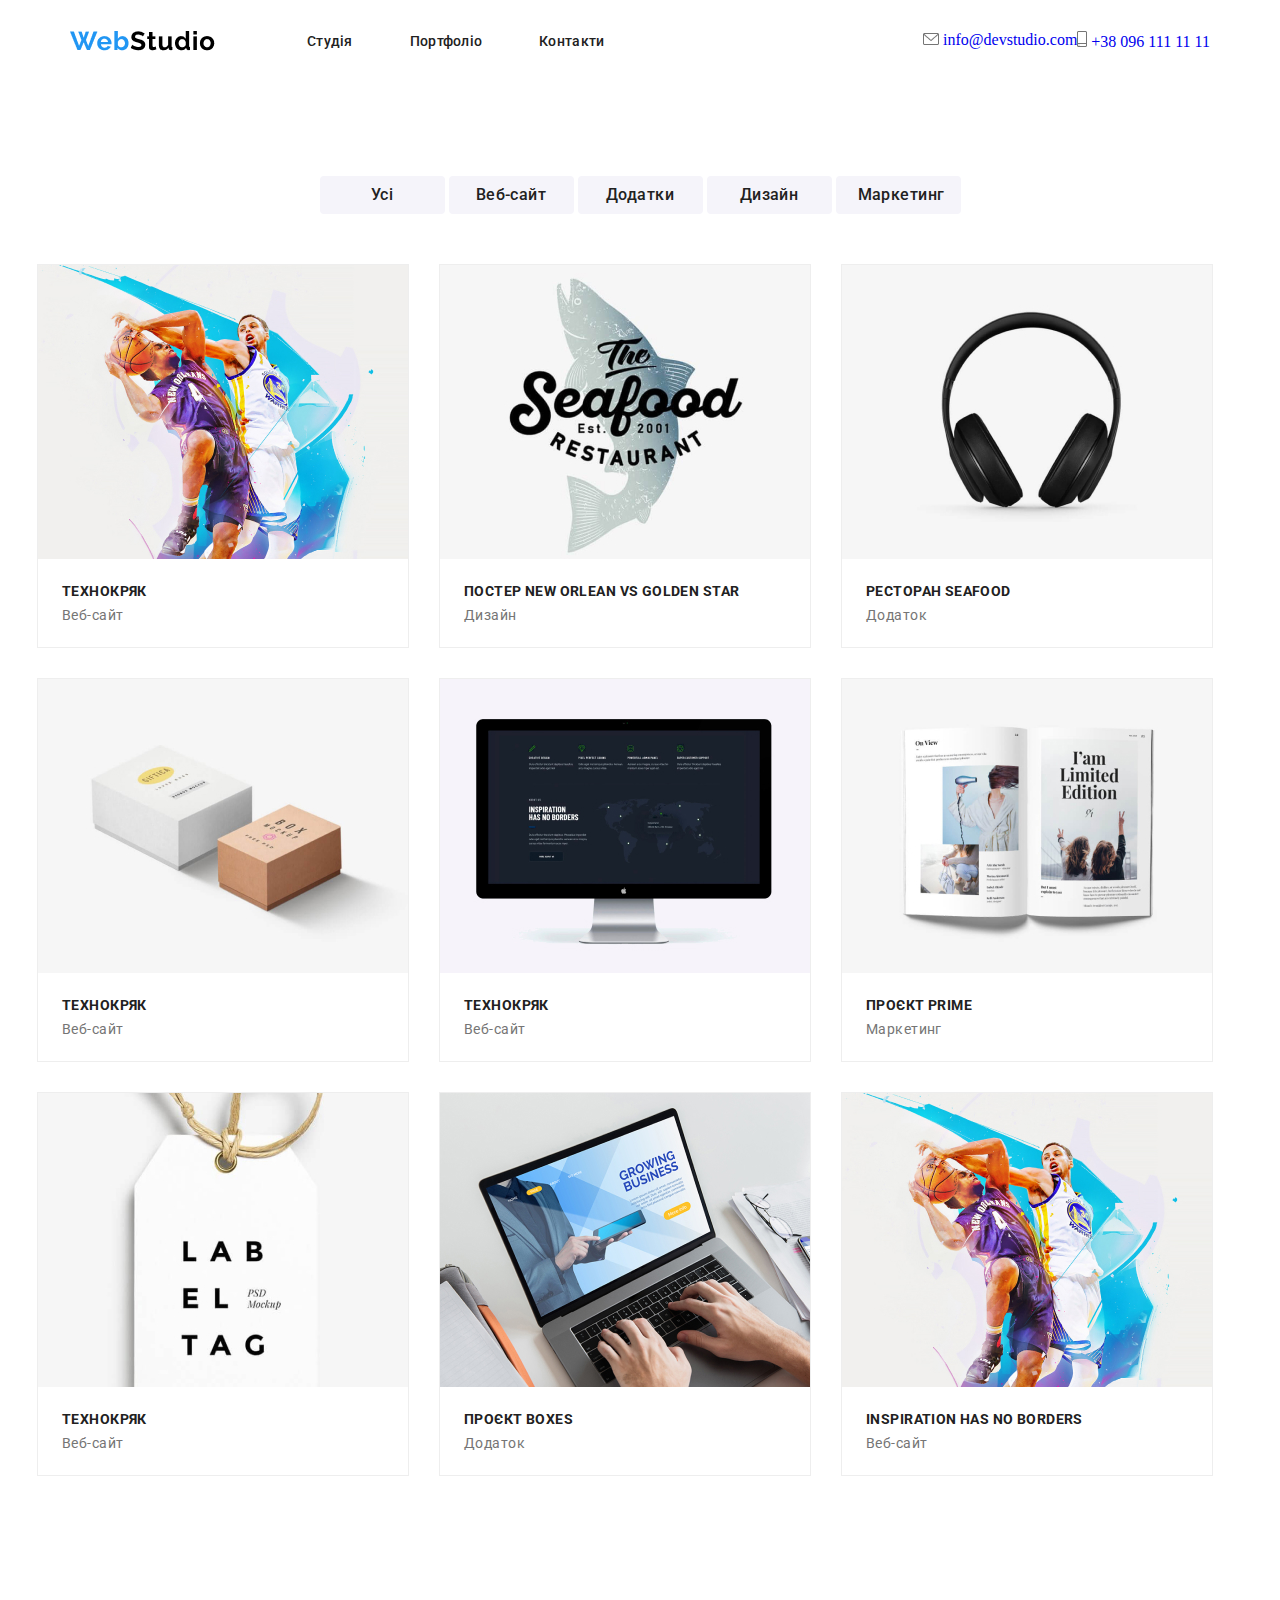
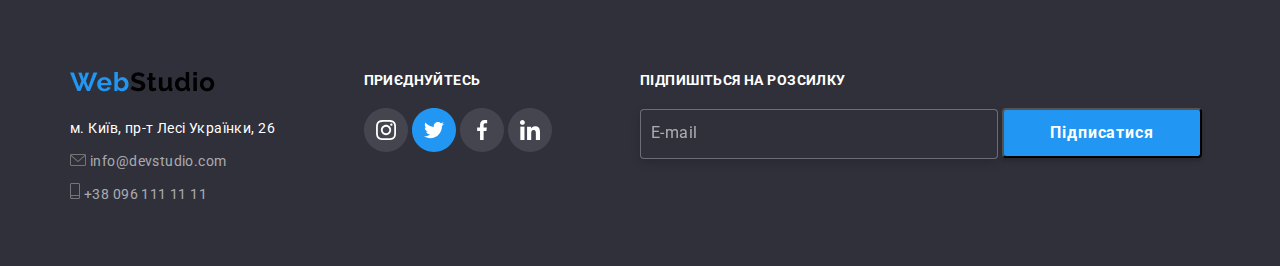
<file: portfolio.html>
<!DOCTYPE html>
<html lang="en">
<head>
    <meta charset="UTF-8">
    <meta http-equiv="X-UA-Compatible" content="IE=edge">
    <meta name="viewport" content="width=device-width, initial-scale=1.0">
    <link href="https://fonts.googleapis.com/css2?family=Raleway:wght@700&family=Roboto:wght@300;400;500;700;900&display=swap" rel="stylesheet">
    <!-- <link href="https://fonts.googleapis.com/css2?family=Roboto:wght@300;400;500;700;900&display=swap" rel="stylesheet"> -->
    <link rel="stylesheet" href="https://cdnjs.cloudflare.com/ajax/libs/font-awesome/4.7.0/css/font-awesome.min.css">
    <link rel="stylesheet" href="css/style.css">
    <link rel="stylesheet" href="css/mobile.css">
    <title>Web studio</title>
</head>
<body>
    <header class="header">
        <div class="container">
            <div class="header-inner">
                <img src="img/WebStudio.png" class="header-logo" alt="">
                <nav class="menu">
                    <ul>
                        <li>
                            <a href="#">Студія</a>
                        </li>                     
                        <li>
                            <a href="#">Портфоліо</a>
                        </li>
                        <li>
                            <a href="#">Контакти</a>
                        </li>
                    </ul>
                </nav>
                <div class="header-contacts">
                    <div class="mail">
                        <img src="img/envelope.png" alt="">
                        <a href="mailto:info@devstudio.com">info@devstudio.com</a>
                    </div>
                    <div class="telephone">
                        <img src="img/smartphone.png" alt="">
                        <a href="tel:+380961111111">+38 096 111 11 11</a>
                    </div>                                        
                </div>
            </div>
        </div>
               <!-- mobile -->
        <div class="topnav">
            <!-- <img src="img/WebStudio.png" class="" alt=""> -->
            <a href="#home" class="active">Web<span class="logo-mobile">studio</span></a>
            <div id="myLinks">
                <a href="#news">Студія</a>
                <a href="#contact">Портфоліо</a>
                <a href="#about">Контакти</a>

            </div>
            <a href="javascript:void(0);" class="icon" onclick="myFunction()">
                <i class="fa fa-bars"></i>
            </a>
        </div>
    </header>

    <main>
        <section class="tabs">
            <div class="tab">
                <button class="tablinks">Усі</button>
                <button class="tablinks">Веб-сайт</button>
                <button class="tablinks">Додатки</button>
                <button class="tablinks">Дизайн</button>
                <button class="tablinks">Маркетинг</button>
            </div>
        </section>
            
        <section class="gallery">
            <div class="cards">
                <div class="card">
                    <img class="img-card" src="/img/img.jpg" alt="">
                    <h5 class="title-card">Технокряк</h5>
                    <p class="subtitle-card">Веб-сайт</p>
                </div>

                <div class="card">
                    <img class="img-card" src="/img/img (1).jpg" alt="">
                    <h5 class="title-card">Постер New Orlean vs Golden Star</h5>
                    <p class="subtitle-card">Дизайн</p>
                </div>

                <div class="card">
                    <img class="img-card" src="/img/img (2).jpg" alt="">
                    <h5 class="title-card">Ресторан Seafood</h5>
                    <p class="subtitle-card">Додаток</p>
                </div>

                <div class="card">
                    <img class="img-card" src="/img/img (3).jpg" alt="">
                    <h5 class="title-card">Технокряк</h5>
                    <p class="subtitle-card">Веб-сайт</p>
                </div>

                <div class="card">
                    <img class="img-card" src="/img/img (4).jpg" alt="">
                    <h5 class="title-card">Технокряк</h5>
                    <p class="subtitle-card">Веб-сайт</p>
                </div>

                <div class="card">
                    <img class="img-card" src="/img/img (5).jpg" alt="">
                    <h5 class="title-card">Проєкт Prime</h5>
                    <p class="subtitle-card">Маркетинг</p>
                </div>

                <div class="card">
                    <img class="img-card" src="/img/img (6).jpg" alt="">
                    <h5 class="title-card">Технокряк</h5>
                    <p class="subtitle-card">Веб-сайт</p>
                </div>

                <div class="card">
                    <img class="img-card" src="/img/img (7).jpg" alt="">
                    <h5 class="title-card">Проєкт Boxes</h5>
                    <p class="subtitle-card">Додаток</p>
                </div>

                <div class="card">
                    <img class="img-card" src="/img/img.jpg" alt="">
                    <h5 class="title-card">Inspiration has no Borders</h5>
                    <p class="subtitle-card">Веб-сайт</p>
                </div>
            </div>
        </section>
    </main>

    <footer class="footer">
        <div class="footer__main">
            <div class="container">
                <div class="footer-inner">
                    <div class="footer-inner__item">
                        <div class="logo-footer">
                            <a href="" class="">
                                <img src="img/WebStudio.png" alt="">
                            </a>
                        </div>
                        <div class="footer-contacts">
                            <div class="adress">
                                <p>м. Київ, пр-т Лесі Українки, 26</p>
                            </div>
                            <div class="mail-footer">
                                <img src="img/envelope.png" alt="">
                                <a href="mailto:example@gmail.com">info@devstudio.com</a>
                            </div>
                            <div class="telephone-footer">
                                <img src="img/smartphone.png" alt="">
                                <a href="tel:+74951111111">+38 096 111 11 11</a>
                            </div>                                        
                        </div>
                    </div>
                    <div class="footer-inner__links">
                        <h4>Приєднуйтесь</h4>                
                        <ul>
                            <a href="#">
                                <svg width="44" height="44" viewBox="0 0 44 44" fill="none" xmlns="http://www.w3.org/2000/svg">
                                    <path d="M44 22C44 28.0751 41.5376 33.5751 37.5564 37.5563C33.5751 41.5375 28.0751 44 22 44C15.9249 44 10.4249 41.5375 6.44365 37.5563C2.46243 33.5751 0 28.0751 0 22C0 15.9248 2.46243 10.4248 6.44365 6.44362C10.4249 2.4624 15.9249 -3.05176e-05 22 -3.05176e-05C28.0751 -3.05176e-05 33.5751 2.4624 37.5564 6.44362C41.5376 10.4248 44 15.9248 44 22Z" fill="white" fill-opacity="0.1"/>
                                    <g clip-path="url(#clip0_3_13611)">
                                    <path d="M31.9804 17.8801C31.9336 16.8174 31.7617 16.0868 31.5156 15.4537C31.2616 14.7818 30.8709 14.1801 30.359 13.68C29.8589 13.1721 29.2533 12.7774 28.5891 12.5274C27.9524 12.2813 27.2256 12.1094 26.163 12.0626C25.0924 12.0118 24.7525 12 22.0371 12C19.3217 12 18.9818 12.0118 17.9152 12.0586C16.8525 12.1055 16.1219 12.2775 15.489 12.5235C14.8169 12.7774 14.2153 13.1681 13.7152 13.68C13.2073 14.1801 12.8127 14.7857 12.5626 15.4499C12.3164 16.0868 12.1446 16.8134 12.0977 17.8761C12.0469 18.9467 12.0352 19.2866 12.0352 22.002C12.0352 24.7173 12.0469 25.0572 12.0938 26.1239C12.1406 27.1865 12.3126 27.9171 12.5588 28.5502C12.8127 29.2221 13.2073 29.8238 13.7152 30.3239C14.2153 30.8318 14.8209 31.2265 15.4851 31.4765C16.1219 31.7226 16.8486 31.8945 17.9114 31.9413C18.9779 31.9883 19.3179 31.9999 22.0333 31.9999C24.7487 31.9999 25.0885 31.9883 26.1552 31.9413C27.2179 31.8945 27.9484 31.7226 28.5813 31.4765C29.9254 30.9568 30.9881 29.8941 31.5078 28.5502C31.7538 27.9133 31.9258 27.1865 31.9727 26.1239C32.0195 25.0572 32.0313 24.7173 32.0313 22.002C32.0313 19.2866 32.0273 18.9467 31.9804 17.8801ZM30.1794 26.0457C30.1364 27.0225 29.9723 27.5499 29.8356 27.9015C29.4995 28.7728 28.808 29.4643 27.9367 29.8004C27.5851 29.9372 27.0538 30.1012 26.0809 30.1441C25.026 30.1911 24.7096 30.2027 22.0411 30.2027C19.3726 30.2027 19.0522 30.1911 18.0011 30.1441C17.0244 30.1012 16.4969 29.9372 16.1453 29.8004C15.7117 29.6402 15.317 29.3862 14.9967 29.0541C14.6646 28.7298 14.4106 28.3391 14.2504 27.9055C14.1137 27.5539 13.9496 27.0225 13.9067 26.0497C13.8597 24.9948 13.8481 24.6783 13.8481 22.0097C13.8481 19.3412 13.8597 19.0209 13.9067 17.9699C13.9496 16.9932 14.1137 16.4657 14.2504 16.1141C14.4106 15.6804 14.6646 15.2859 15.0007 14.9654C15.3248 14.6333 15.7155 14.3793 16.1493 14.2192C16.5009 14.0825 17.0323 13.9184 18.0051 13.8754C19.06 13.8285 19.3765 13.8168 22.0449 13.8168C24.7174 13.8168 25.0337 13.8285 26.0848 13.8754C27.0616 13.9184 27.589 14.0825 27.9407 14.2192C28.3742 14.3793 28.7689 14.6333 29.0893 14.9654C29.4213 15.2897 29.6753 15.6804 29.8356 16.1141C29.9723 16.4657 30.1364 16.997 30.1794 17.9699C30.2263 19.0248 30.238 19.3412 30.238 22.0097C30.238 24.6783 30.2263 24.9908 30.1794 26.0457Z" fill="white"/>
                                    <path d="M22.0371 16.8642C19.2007 16.8642 16.8994 19.1654 16.8994 22.0019C16.8994 24.8385 19.2007 27.1396 22.0371 27.1396C24.8737 27.1396 27.1749 24.8385 27.1749 22.0019C27.1749 19.1654 24.8737 16.8642 22.0371 16.8642ZM22.0371 25.3346C20.197 25.3346 18.7044 23.8422 18.7044 22.0019C18.7044 20.1617 20.197 18.6692 22.0371 18.6692C23.8774 18.6692 25.3698 20.1617 25.3698 22.0019C25.3698 23.8422 23.8774 25.3346 22.0371 25.3346Z" fill="white"/>
                                    <path d="M28.5775 16.6611C28.5775 17.3235 28.0404 17.8605 27.3779 17.8605C26.7155 17.8605 26.1785 17.3235 26.1785 16.6611C26.1785 15.9986 26.7155 15.4617 27.3779 15.4617C28.0404 15.4617 28.5775 15.9986 28.5775 16.6611Z" fill="white"/>
                                    </g>
                                    <defs>
                                    <clipPath id="clip0_3_13611">
                                    <rect width="20" height="20" fill="white" transform="translate(12 12)"/>
                                    </clipPath>
                                    </defs>
                                    </svg>                            
                            </a>
                            <a href="#">
                                <svg width="44" height="44" viewBox="0 0 44 44" fill="none" xmlns="http://www.w3.org/2000/svg">
                                    <path d="M44 22C44 28.0751 41.5376 33.5751 37.5564 37.5563C33.5751 41.5375 28.0751 44 22 44C15.9249 44 10.4249 41.5375 6.44365 37.5563C2.46243 33.5751 0 28.0751 0 22C0 15.9248 2.46243 10.4248 6.44365 6.44362C10.4249 2.4624 15.9249 -3.05176e-05 22 -3.05176e-05C28.0751 -3.05176e-05 33.5751 2.4624 37.5564 6.44362C41.5376 10.4248 44 15.9248 44 22Z" fill="#2196F3"/>
                                    <g clip-path="url(#clip0_3_13605)">
                                    <path d="M32 15.7988C31.2563 16.125 30.4637 16.3412 29.6375 16.4462C30.4875 15.9388 31.1363 15.1412 31.4412 14.18C30.6488 14.6525 29.7738 14.9863 28.8412 15.1725C28.0887 14.3713 27.0162 13.875 25.8462 13.875C23.5763 13.875 21.7487 15.7175 21.7487 17.9763C21.7487 18.3012 21.7762 18.6137 21.8438 18.9112C18.435 18.745 15.4188 17.1113 13.3925 14.6225C13.0387 15.2363 12.8313 15.9388 12.8313 16.695C12.8313 18.115 13.5625 19.3737 14.6525 20.1025C13.9937 20.09 13.3475 19.8988 12.8 19.5975C12.8 19.61 12.8 19.6262 12.8 19.6425C12.8 21.635 14.2212 23.29 16.085 23.6712C15.7512 23.7625 15.3875 23.8062 15.01 23.8062C14.7475 23.8062 14.4825 23.7913 14.2337 23.7362C14.765 25.36 16.2725 26.5538 18.065 26.5925C16.67 27.6838 14.8988 28.3412 12.9813 28.3412C12.645 28.3412 12.3225 28.3263 12 28.285C13.8162 29.4563 15.9688 30.125 18.29 30.125C25.835 30.125 29.96 23.875 29.96 18.4575C29.96 18.2762 29.9538 18.1013 29.945 17.9275C30.7588 17.35 31.4425 16.6288 32 15.7988Z" fill="white"/>
                                    </g>
                                    <defs>
                                    <clipPath id="clip0_3_13605">
                                    <rect width="20" height="20" fill="white" transform="translate(12 12)"/>
                                    </clipPath>
                                    </defs>
                                    </svg>                            
                            </a>
                            <a href="#">
                                <svg width="44" height="44" viewBox="0 0 44 44" fill="none" xmlns="http://www.w3.org/2000/svg">
                                    <path d="M44 22C44 28.0751 41.5376 33.5751 37.5564 37.5563C33.5751 41.5375 28.0751 44 22 44C15.9249 44 10.4249 41.5375 6.44365 37.5563C2.46243 33.5751 0 28.0751 0 22C0 15.9248 2.46243 10.4248 6.44365 6.44362C10.4249 2.4624 15.9249 -3.05176e-05 22 -3.05176e-05C28.0751 -3.05176e-05 33.5751 2.4624 37.5564 6.44362C41.5376 10.4248 44 15.9248 44 22Z" fill="white" fill-opacity="0.1"/>
                                    <g clip-path="url(#clip0_3_13601)">
                                    <path d="M25.3309 15.3208H27.1567V12.1408C26.8417 12.0975 25.7584 12 24.4967 12C21.8642 12 20.0609 13.6558 20.0609 16.6992V19.5H17.1559V23.055H20.0609V32H23.6226V23.0558H26.4101L26.8526 19.5008H23.6217V17.0517C23.6226 16.0242 23.8992 15.3208 25.3309 15.3208Z" fill="white"/>
                                    </g>
                                    <defs>
                                    <clipPath id="clip0_3_13601">
                                    <rect width="20" height="20" fill="white" transform="translate(12 12)"/>
                                    </clipPath>
                                    </defs>
                                    </svg>                            
                            </a>
                            <a href="#">
                                <svg width="44" height="44" viewBox="0 0 44 44" fill="none" xmlns="http://www.w3.org/2000/svg">
                                    <path d="M44 22C44 28.0751 41.5376 33.5751 37.5564 37.5563C33.5751 41.5375 28.0751 44 22 44C15.9249 44 10.4249 41.5375 6.44365 37.5563C2.46243 33.5751 0 28.0751 0 22C0 15.9248 2.46243 10.4248 6.44365 6.44362C10.4249 2.4624 15.9249 -3.05176e-05 22 -3.05176e-05C28.0751 -3.05176e-05 33.5751 2.4624 37.5564 6.44362C41.5376 10.4248 44 15.9248 44 22Z" fill="white" fill-opacity="0.1"/>
                                    <g clip-path="url(#clip0_3_13595)">
                                    <path d="M31.9951 32V31.9992H32.0001V24.6642C32.0001 21.0759 31.2276 18.3117 27.0326 18.3117C25.0159 18.3117 23.6626 19.4184 23.1101 20.4675H23.0517V18.6467H19.0742V31.9992H23.2159V25.3875C23.2159 23.6467 23.5459 21.9634 25.7017 21.9634C27.8259 21.9634 27.8576 23.95 27.8576 25.4992V32H31.9951Z" fill="white"/>
                                    <path d="M12.33 18.6475H16.4766V32H12.33V18.6475Z" fill="white"/>
                                    <path d="M14.4017 12C13.0758 12 12 13.0758 12 14.4017C12 15.7275 13.0758 16.8258 14.4017 16.8258C15.7275 16.8258 16.8033 15.7275 16.8033 14.4017C16.8025 13.0758 15.7267 12 14.4017 12V12Z" fill="white"/>
                                    </g>
                                    <defs>
                                    <clipPath id="clip0_3_13595">
                                    <rect width="20" height="20" fill="white" transform="translate(12 12)"/>
                                    </clipPath>
                                    </defs>
                                    </svg>                            
                            </a>
                        </ul>
                    </div>
                    <div class="footer__email">
                        <h4>Підпишіться на розсилку</h4>
                        <div class="footer__email-wrapper">
                            <div class="email-form">
                                <form>
                                    <input class="input" type="text" placeholder="E-mail" name="username" >
                                    <button class="button-email">Підписатися</button>
                                </form>
                            </div>
                        </div>
                    </div>
                </div>
            </div>
        </div>
    </footer>

    <script type="text/javascript" src="js/main.js"></script>    
</body>
</html>
</file>
<file: css/style.css>
*{
    margin: 0;
    padding: 0;
    box-sizing: border-box;
}

h1{
    font-family: 'Roboto', sans-serif;
    width: 696px;
    max-width: 100%;
    font-style: normal;
    font-weight: 900;
    font-size: 44px;
    line-height: 1.36;
    text-align: center;
    letter-spacing: 0.06em;
    text-transform: uppercase;
    color: #FFFFFF;
}

@media only screen and (max-width: 1440px) {
    h1 {
        font-size: 36px;
    }
}

@media only screen and (max-width: 991px) {
    h1 {
        font-size: 28px;
    }
}

@media only screen and (max-width: 576px) {
    h1 {
        font-size: 24px;
    }
}


h2{
    font-family: 'Roboto', sans-serif;
    font-weight: 700;
    font-size: 36px;
    line-height: 42px;
    text-align: center;
    letter-spacing: 0.03em;
    color: #212121;
}

h3{
    font-family: 'Roboto', sans-serif;
    font-weight: 700;
    font-size: 14px;
    line-height: 16px;
    text-align: center;
    letter-spacing: 0.03em;
    text-transform: uppercase;
    /* color: #FFFFFF; */
}

h4{
    font-family: 'Roboto';
    font-weight: 700;
    font-size: 14px;
    line-height: 16px;
    letter-spacing: 0.03em;
    text-transform: uppercase;
    color: #FFFFFF;
}

h5{
    font-family: 'Roboto', sans-serif;
    font-weight: 700;
    font-size: 14px;
    line-height: 16px;
    letter-spacing: 0.03em;
    text-transform: uppercase;
    color: #212121;
}

p{
    font-family: 'Roboto', sans-serif;
    font-weight: 400;
    font-size: 14px;
    line-height: 24px;
    letter-spacing: 0.03em;
    color: #757575;
}


a{
    text-decoration: none;
}

.button{
    font-family: 'Roboto';
    font-weight: 700;
    font-size: 16px;
    line-height: 30px;
    width: 216px;
    height: 50px;
    padding: 10px 32px 10px 32px;
    background: #2196F3;
    box-shadow: 0px 4px 4px rgba(0, 0, 0, 0.15);
    border-radius: 4px;
    color: white;
}

.container{
    margin: 0 auto;
    width: 1170px;
    max-width: 100%;
    padding-left: 15px;
    padding-right: 15px;
}

.section__heading{
    padding-bottom: 50px;
}

/* Header */

.header-logo{
    margin-right: 92px;
}
.menu > ul > li{
    display: inline-block;
}
.menu{
    margin-top: 32px;
    margin-bottom: 32px;
    margin-right: 315px; 
}

.menu > ul > li {
    margin-right: 53px; 
}

.menu > ul > li:last-child {
    margin-right: 0;
}
.menu > ul > li > a{
    font-family: 'Roboto';
    font-weight: 500;
    font-size: 14px;
    line-height: 16px;
    letter-spacing: 0.02em;
    color: #212121;
    text-decoration: none;
}

.header-inner{
    display: flex;
    flex-wrap: wrap;
    align-items: center;    
}

.header-contacts{
    display: flex;
    flex-wrap: wrap;
    margin-left: auto;
}

.topnav{
    display: none;
}
@media screen and (max-width: 991px) {
    .header-inner {
       display: none;
    }
    .topnav{
        display: block;
        position: relative;
    }
}

.mail{
    color: #757575;
}

.telephone-nav{
    color: #757575;
}
/* Hero */
.hero{
    position: relative;
    height: 0;
    padding-bottom: 37.5%; /* = height from design / width from design */
    background-image: url("../img/bg.jpg");
    background-repeat: no-repeat;
    background-size: cover;
    background-position: center;
}

@media only screen and (max-width: 768px) {
    .hero {
        padding-bottom: 100%;
    }
}

.hero__text{
    text-align: center;
    position: absolute;
    top: 50%;
    left: 50%;
    transform: translate(-50%, -50%);
    max-width: 100%;
}

@media only screen and (max-width: 576px) {
    .hero__text {
        padding-left: 15px;
        padding-right: 15px;
    }

    .hero__text br{
        display: none;
    }
}

.hero-title{
    margin-bottom: 30px;
}

/* Features */

.features{
    padding-top: 94px;
    padding-bottom: 94px;
}

.features__block-item{
    display: flex;
    flex-wrap: wrap;
    margin-left: -15px;
    margin-right: -15px;
}

.features__item {
    width: 270px;
    max-width: calc(100% / 4);
    flex: 1 1 auto;
    padding-left: 15px;
    padding-right: 15px;
}

@media only screen and (max-width: 991px) {
    .features .container {
        width: calc(270px * 2);
        max-width: 100%;
    }
    .features__item {
        max-width: calc(100% / 2);
        flex: 1 1 100%;
        padding-bottom: 35px;
    }
}

@media only screen and (max-width: 576px) {
    .features__item {
        max-width: 100%;
    }
}

.box-icon{
    display: flex;
    align-items: center;
    justify-content: center;
    margin-bottom: 30px;
    width: 270px;
    max-width: 100%;
    height: 120px;
    background-color: #F5F4FA;

}

@media only screen and (max-width: 576px) {
    .box-icon {
        width: 100%;
    }
}

.features__item-content h5{
    margin-bottom: 10px;
}

@media only screen and (max-width: 576px) {
    .features__item-content h5{
        text-align: center;
    }
}

/* work */

.work{
    padding-bottom: 94px;
}

.work__item-wrapper{
    display: flex;
    flex-wrap: wrap;
    margin-left: -10px;
    margin-right: -10px;
}
@media only screen and (max-width: 576px) {
    .work-project{
        margin-bottom: 10px;
    }
    .work-project img{
        width: 100%;
    }
    .work-project-inner{
        width: 100%;
    }
}


.work-project{
    position: relative;
    width: 370px;
    max-width: 100%;
    padding-left: 10px;
    padding-right: 10px;
    flex: 1 1 auto;
}

.work-project-inner{
    position: absolute;
    bottom: 0px;
    padding: 27px 107px 27px 107px;
    width: 370px;
    max-width: 100%;
    background: rgba(47, 48, 58, 0.8);
    color: #FFFFFF;
}

@media only screen and (max-width: 991px) {
    .work-project-inner{
        width: calc(100% - 20px); /* 100% width - ( padding  * 2)*/
    }
}

/* team */

.team{
    padding-top: 94px;
    padding-bottom: 94px;
    background: #F5F4FA;
}

.team__item-wrapper{
    display: flex;
    flex-wrap: wrap;
    justify-content: space-between;
    margin-right: -15px;
    margin-left: -15px;

}

.team-expert{
    text-align: center;
    width: calc(100% / 4);
    max-width: 100%;
    
    padding-right: 15px;
    padding-left: 15px;
    
}

@media only screen and (max-width: 1160px) {
    .team-expert {
        width: calc(100% / 2);
        padding-bottom: 30px;
    }
}


.team-expert__inner {
    background: #FFFFFF;
    box-shadow: 0px 1px 3px rgba(0, 0, 0, 0.12), 0px 1px 1px rgba(0, 0, 0, 0.14), 0px 2px 1px rgba(0, 0, 0, 0.2);
    padding-bottom: 30px;
    border-radius: 0px 0px 4px 4px;
}

.photo-expert{
    /* width: 270px; */
    max-width: 100%;
    /* margin-bottom: 30px;
    border-radius: 0px; */
}


.social-links a:hover{
    background-color: red;
}
.expert-title{
    margin-top: 30px;
    margin-bottom: 10px;
    color: #000;
}

.expert-subtitle{
    margin-bottom: 16px;
}

@media only screen and (max-width: 576px) {
    .team__item-wrapper{
        /* align-items: center; */
        flex-direction: column;        
    }
    .team-expert{
        width: 100%;
        margin-bottom: 20px;
    }
    .photo-expert{
        width: 100%;
    }
}

/* clients */

.clients{
    padding-top: 94px;
    padding-bottom: 94px;
}

.clients__item-wrapper{
    display: flex;
    flex-wrap: wrap;
    margin-left: -10px;
    margin-right: -10px;
}

.clients__block{
    padding-left: 10px;
    padding-right: 10px;
    width: calc(100% / 6);
}

@media only screen and (max-width: 991px) {
    .clients__block{
        width: calc(100% / 3);
        padding-bottom: 20px;
    }
}

@media only screen and (max-width: 576px) {
    .clients__block{
        width: calc(100% / 2);
    }
}

.clients__item{
    padding: 16px 32px 16px 32px;
    display: flex;
    align-items: center;
    justify-content: center;
    height: auto;
    border: 1px solid #AFB1B8;
    border-radius: 4px;
    flex: 1 1 auto;    
}

.clients__item img {
    width: 100%;
    height: auto;
    max-height: 60px;
    object-fit: contain;
}


@media only screen and (max-width: 576px) {
    .clients__item-wrapper{
        justify-content: center;
    }
    .clients__item{
        
    }
    .clients__block{
        padding-bottom: 10px;
    }
}  

/* footer */
.footer{
    background: #2F303A;
}

.footer-inner{
    display: flex;
    flex-wrap: wrap;
    justify-content: space-between;
    padding-top: 72px;
    padding-bottom: 60px;
}

.footer-inner__item{

}

.logo-footer{
    /* position: absolute;
    padding-top: 60px;*/
    padding-bottom: 20px; 
}

.adress{
    padding-bottom: 9px;
    
}

.adress p{
    font-family: 'Roboto';
    font-style: normal;
    font-weight: 400;
    font-size: 14px;
    line-height: 24px;
    letter-spacing: 0.03em;
    color: #FFFFFF;
}

.mail-footer{
    padding-bottom: 9px;
}

.footer-contacts a{
    font-family: 'Roboto';
    font-style: normal;
    font-weight: 400;
    font-size: 14px;
    line-height: 24px;
    letter-spacing: 0.03em;
    color: rgba(255, 255, 255, 0.6);
}

.footer-inner__links{
    /* padding-top: 72px; */
}

.footer-inner__links h4{
    padding-bottom: 20px;
}

.footer__email{
    /* padding-top: 72px; */
    width: 570px;
    max-width: 100%;
}

.footer__email h4{
    padding-bottom: 20px;
}

.input{
    width: 358px;
    height: 50px;
    border: 1px solid rgba(255, 255, 255, 0.3);
    filter: drop-shadow(0px 4px 4px rgba(0, 0, 0, 0.15));
    border-radius: 4px;
    background: #2F303A;
}

.button-email{
    font-family: 'Roboto';
    font-weight: 700;
    font-size: 16px;
    line-height: 30px;
    align-items: center;
    text-align: center;
    letter-spacing: 0.06em;
    color: #FFFFFF;
    width: 200px;
    height: 50px;
    background: #2196F3;
    box-shadow: 0px 4px 4px rgba(0, 0, 0, 0.15);
    border-radius: 4px;
}

::placeholder {    
    font-family: 'Roboto';
    font-weight: 400;
    font-size: 16px;
    line-height: 20px;
    display: flex;
    align-items: center;
    letter-spacing: 0.03em;
    color: rgba(255, 255, 255, 0.6);
    padding-left: 10px;
}

.email-form{
    display: flex;
    justify-content: center;
    flex-direction: column;
}

@media only screen and (max-width: 576px) {
    .footer-inner{
        align-items: center;
        flex-direction: column;
    }
    .footer-inner__item{
        padding-bottom: 60px;
    }
    .footer-inner__links{
        padding-bottom: 60px;
    }
    .email-form{
        align-items: center;
    }
    .footer__email h4{
        justify-content: center;
    }
} 

/* Portfolio */

.tabs{
    display: flex;
    flex-wrap: wrap;
    justify-content: center;
}

.tablinks{
    width: 125px;
    padding: 6px 22px;
    margin-bottom: 50px;
    margin-top: 94px;
    background: #F5F4FA;
    border-radius: 4px;
    font-family: 'Roboto';
    font-style: normal;
    font-weight: 500;
    font-size: 16px;
    line-height: 26px;
    text-align: center;
    letter-spacing: 0.03em;
    border: #F5F4FA;
    color: #212121;
}

.cards{
    display: flex;
    flex-wrap: wrap;
    justify-content: center;
    margin-bottom: 94px;
}

.card{
    margin-right: 30px;
    margin-bottom: 30px;
    background: #FFFFFF;
    border: 1px solid #EEEEEE;
}

.img-card{
    margin-bottom: 20px;
}

.title-card{
    margin-bottom: 4px;
    margin-left: 24px;
}

.subtitle-card{
    margin-bottom: 20px;
    margin-left: 24px;
}
</file>
<file: css/mobile.css>
.mobile-container {
  max-width: 480px;
  margin: auto;
  background-color: #555;
  height: 500px;
  color: white;
  border-radius: 10px;
}

.topnav {
  overflow: hidden;
  /* background-color: #333; */
  background-color: #fff;
  position: relative;
}

.topnav #myLinks {
  display: none;
}

.topnav a {
  padding: 14px 16px;
  text-decoration: none;
  display: block;
  font-family: 'Raleway';
  font-weight: 700;
  font-size: 24px;
  line-height: 28px;
  letter-spacing: 0.03em;
  color: #2196F3;
}

.myLinks a{
  font-family: 'Roboto';
  font-weight: 500;
  font-size: 40px;
  line-height: 47px;
  letter-spacing: 0.02em;
  color: #212121;
}

.topnav a.icon {
  background: black;
  display: block;
  position: absolute;
  right: 0;
  top: 0;
}

.topnav a:hover {
  background-color: #ddd;
  color: black;
}

.active {
  /* background-color: #ECECEC; */
  background-color: #fff;
  color: black;
}

.logo-mobile{
  font-family: 'Raleway';
  font-style: normal;
  font-weight: 700;
  font-size: 24px;
  line-height: 28px;
  letter-spacing: 0.03em;
  color: black;
}
</file>
